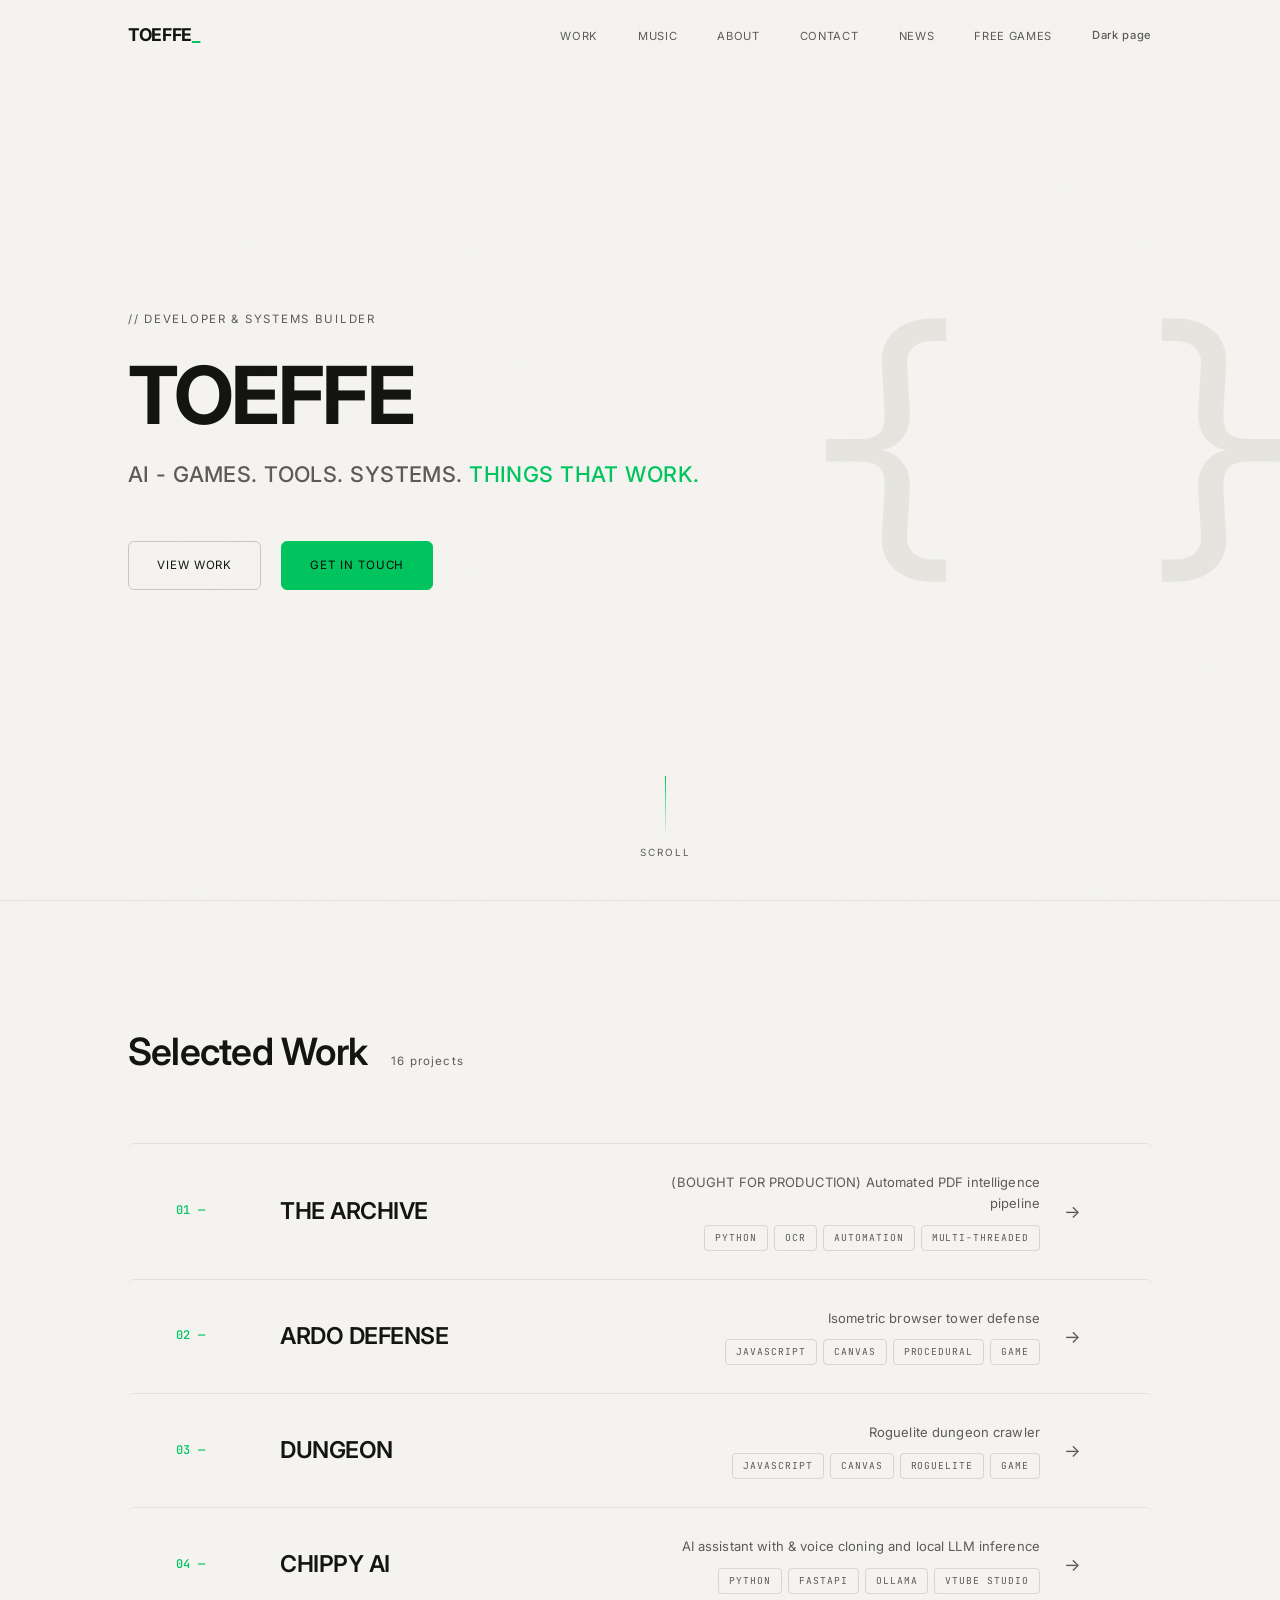
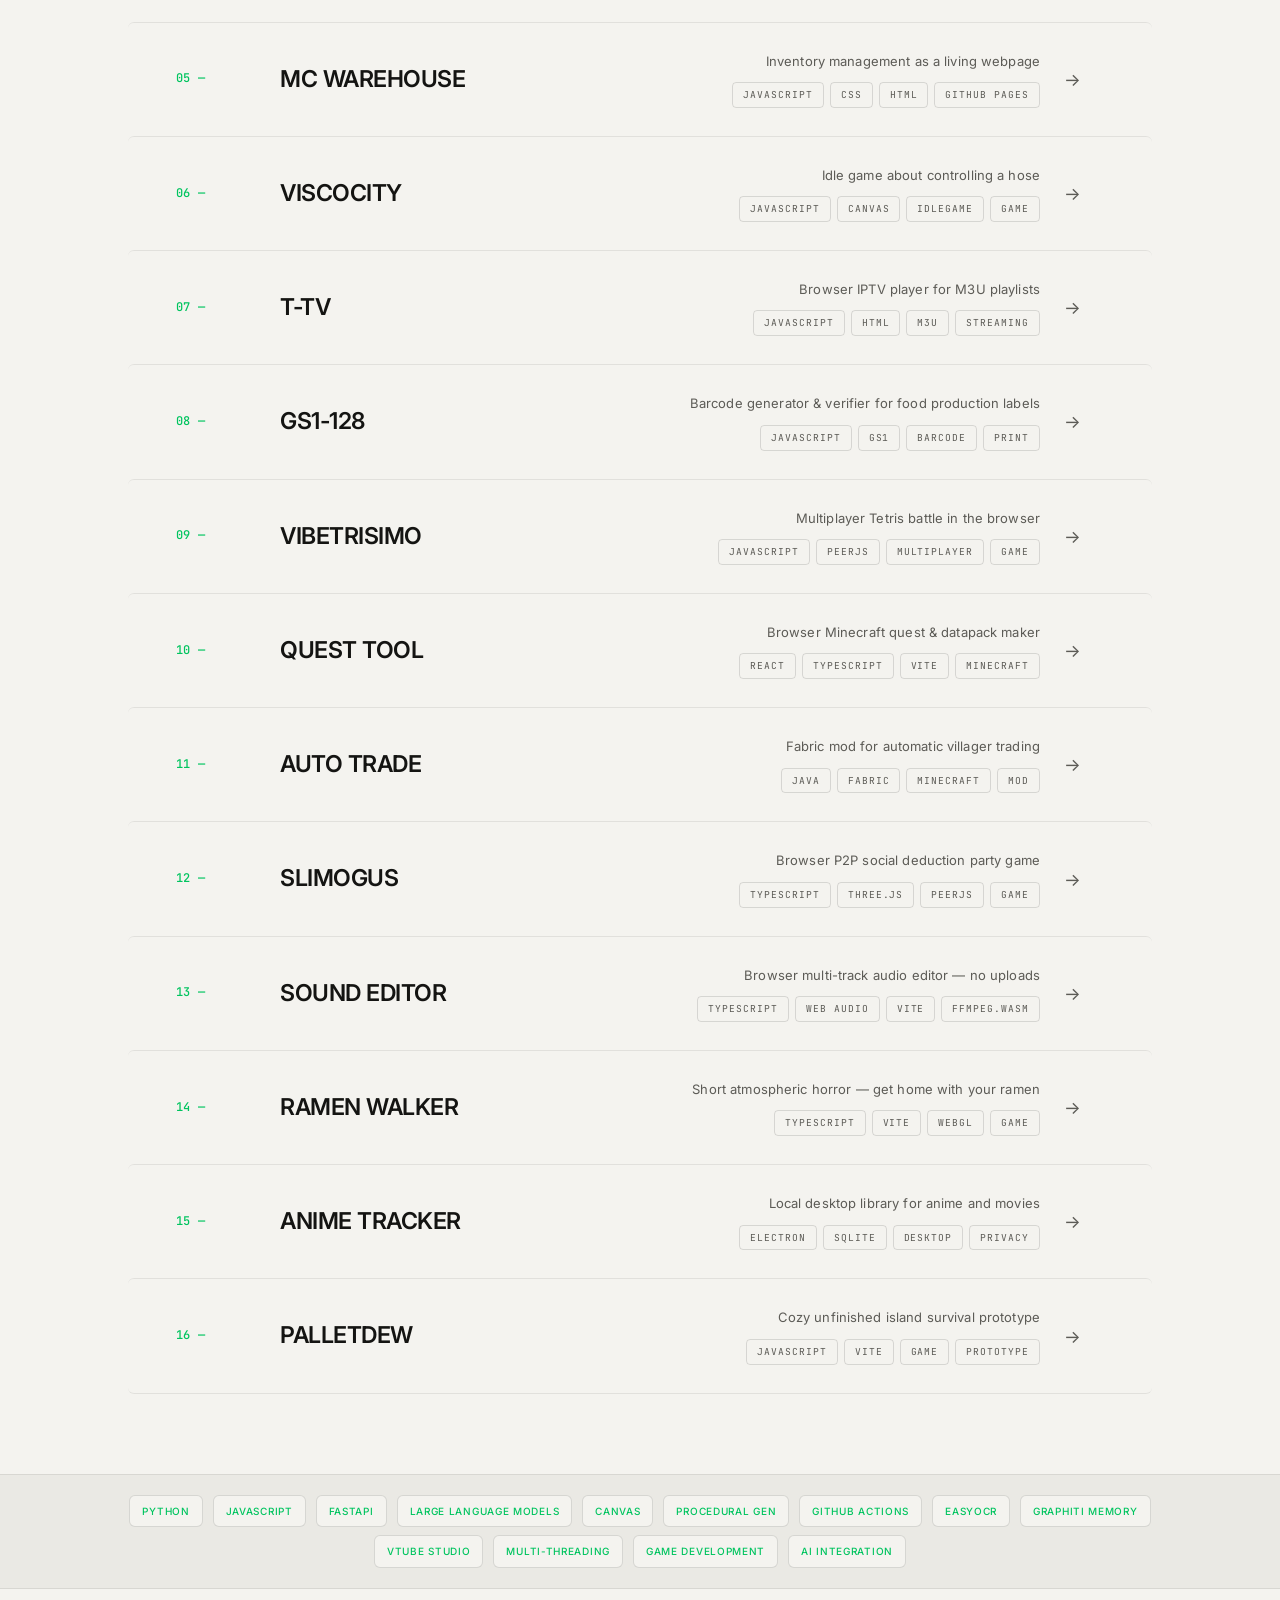
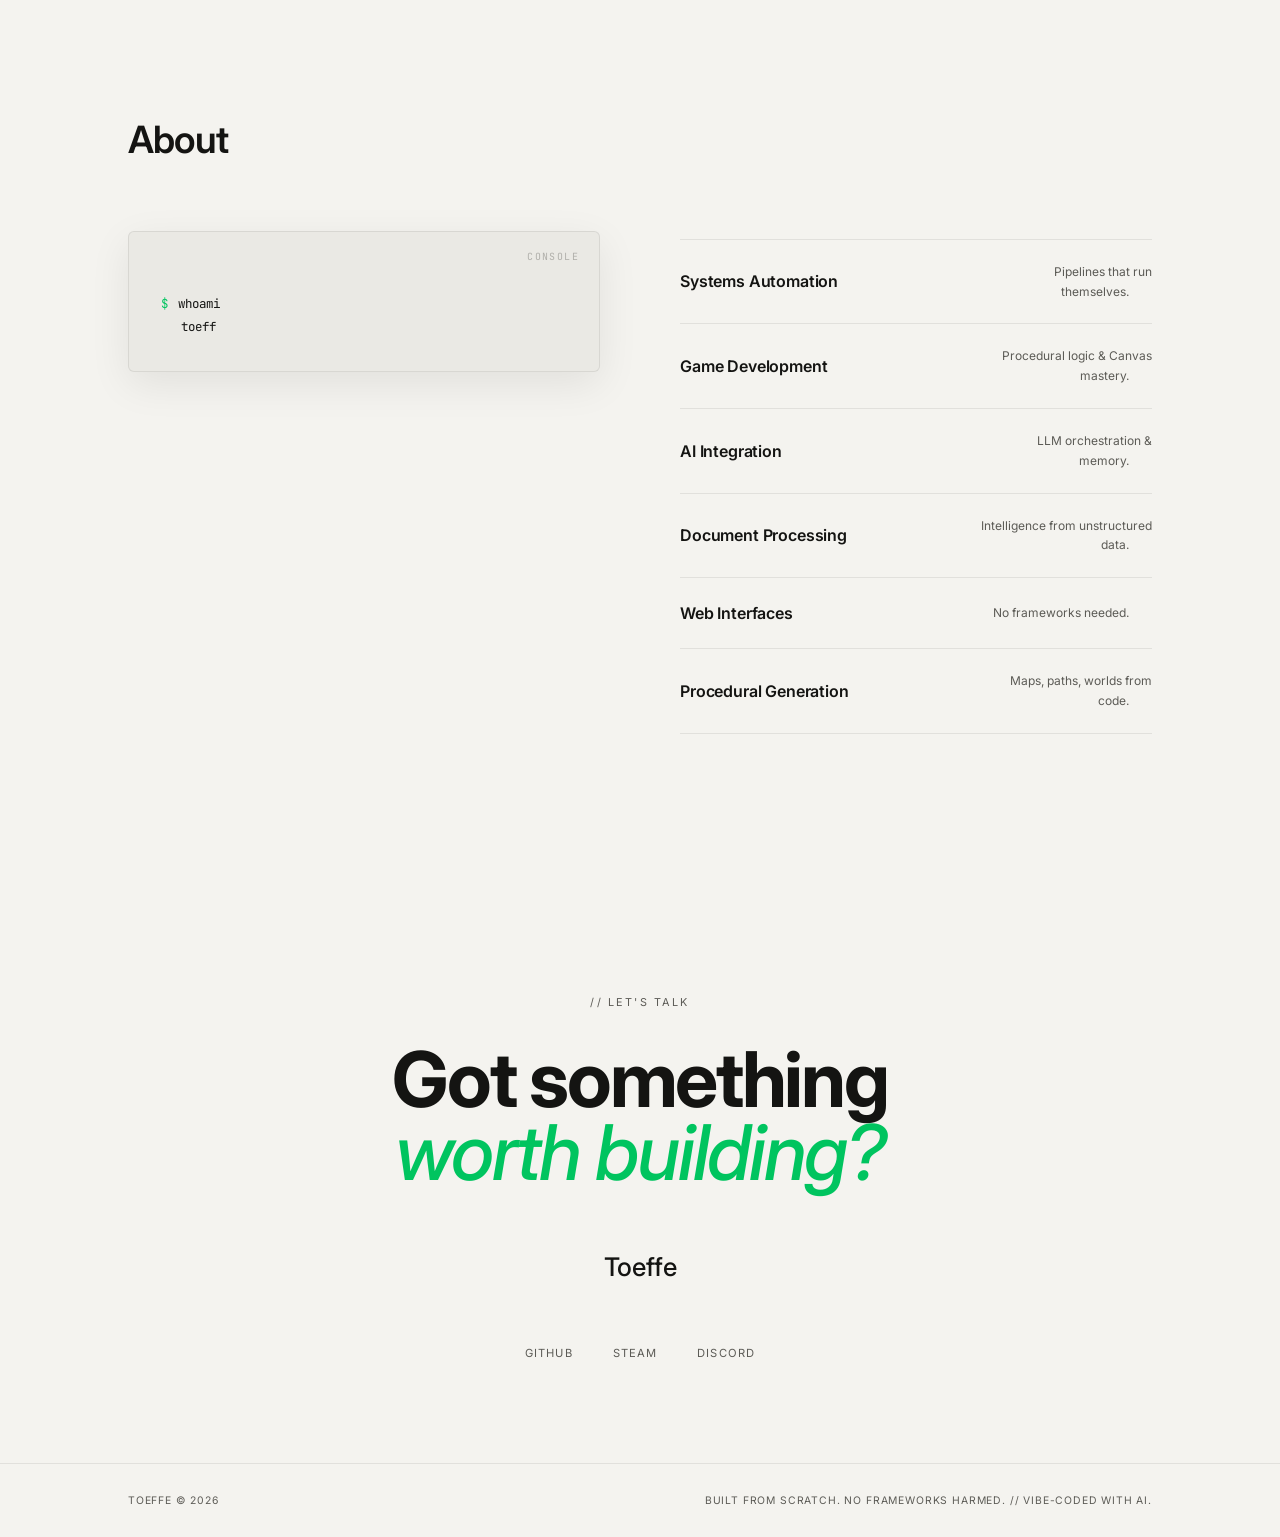
<file: index.html>
<!DOCTYPE html>
<html lang="en">
<head>
<meta charset="UTF-8">
<meta name="viewport" content="width=device-width, initial-scale=1.0">
<title>TOEFFE — Builder of Things</title>
<link rel="preconnect" href="https://fonts.googleapis.com">
<link rel="preconnect" href="https://fonts.gstatic.com" crossorigin>
<link href="https://fonts.googleapis.com/css2?family=Bebas+Neue&family=Inter:ital,wght@0,400;0,500;0,600;0,700;1,400&family=JetBrains+Mono:ital,wght@0,300;0,400;0,700;1,300&family=Syne:wght@400;700;800&display=swap" rel="stylesheet">
<script>
(function () {
  var k = 'toeffe-theme';
  var t;
  var params = new URLSearchParams(window.location.search);
  var urlT = params.get('theme');
  if (urlT === 'light' || urlT === 'dark') {
    t = urlT;
    try { localStorage.setItem(k, t); } catch (e) {}
    try {
      var u = new URL(window.location.href);
      u.searchParams.delete('theme');
      history.replaceState(null, '', u.pathname + u.search + u.hash);
    } catch (e2) {}
  } else {
    var s = null;
    try { s = localStorage.getItem(k); } catch (e) {}
    if (s === 'light' || s === 'dark') {
      t = s;
    } else {
      t = window.matchMedia('(prefers-color-scheme: light)').matches ? 'light' : 'dark';
    }
  }
  document.documentElement.dataset.theme = t;
  document.documentElement.style.colorScheme = t === 'light' ? 'light' : 'dark';
})();
</script>
<link rel="stylesheet" href="theme.css">

<style>
/* ─── RESET & ROOT ─── */
*, *::before, *::after { margin: 0; padding: 0; box-sizing: border-box; }

html { scroll-behavior: smooth; }

body {
  background: var(--bg);
  color: var(--text);
  font-family: 'JetBrains Mono', monospace;
  font-size: 14px;
  line-height: 1.8;
  overflow-x: hidden;
  cursor: none;
}

/* Override UA pointer on links/controls (same specificity as a:any-link) */
a:any-link,
button,
input,
textarea,
select,
summary,
[role="button"],
label[for] {
  cursor: none;
}

/* scrollbar hidden */
::-webkit-scrollbar { display: none; }
html { scrollbar-width: none; }

/* ─── GRAIN OVERLAY ─── */
body::before {
  content: '';
  position: fixed;
  inset: 0;
  background-image: url("data:image/svg+xml,%3Csvg viewBox='0 0 512 512' xmlns='http://www.w3.org/2000/svg'%3E%3Cfilter id='n'%3E%3CfeTurbulence type='fractalNoise' baseFrequency='0.75' numOctaves='4' stitchTiles='stitch'/%3E%3C/filter%3E%3Crect width='100%25' height='100%25' filter='url(%23n)' opacity='1'/%3E%3C/svg%3E");
  opacity: var(--grain-opacity);
  pointer-events: none;
  z-index: 9000;
}

/* ─── CUSTOM CURSOR ─── */
#cursor {
  position: fixed;
  width: 10px;
  height: 10px;
  background: var(--accent);
  border-radius: 50%;
  pointer-events: none;
  z-index: 9999;
  transform: translate(-50%, -50%);
  transition: width 0.2s, height 0.2s, background 0.2s, opacity 0.2s;
  mix-blend-mode: screen;
}
#cursor.big {
  width: 40px;
  height: 40px;
  background: var(--cursor-big-bg);
  border: 1px solid var(--accent);
}

/* ─── CURTAIN ─── */
#curtain {
  position: fixed;
  inset: 0;
  background: var(--curtain-bg);
  z-index: 8000;
  transform-origin: top;
  transition: transform 0.7s cubic-bezier(0.76, 0, 0.24, 1);
}
#curtain.lifted { transform: translateY(-100%); }

/* ─── NAV ─── */
nav {
  position: fixed;
  top: 0;
  left: 0;
  right: 0;
  z-index: 1000;
  display: flex;
  align-items: center;
  justify-content: space-between;
  padding: 24px 48px;
  transition: border-bottom 0.3s, background 0.3s;
}
nav.scrolled {
  border-bottom: 1px solid var(--rule);
  background: var(--nav-scrolled-bg);
  backdrop-filter: blur(12px);
}
.nav-logo {
  font-family: 'Syne', sans-serif;
  font-weight: 800;
  font-size: 1.1rem;
  letter-spacing: 0.05em;
  color: var(--text);
  text-decoration: none;
}
.nav-logo span {
  color: var(--accent);
  animation: blink 1.2s step-end infinite;
}
@keyframes blink { 0%,100%{opacity:1} 50%{opacity:0} }

.nav-links {
  display: flex;
  gap: 40px;
  list-style: none;
}
.nav-links a {
  font-family: 'JetBrains Mono', monospace;
  font-size: 0.72rem;
  letter-spacing: 0.12em;
  text-transform: uppercase;
  color: var(--muted);
  text-decoration: none;
  transition: color 0.3s;
  position: relative;
}
.nav-links a::before {
  content: '▸';
  color: var(--accent);
  position: absolute;
  left: -14px;
  opacity: 0;
  transition: opacity 0.3s;
}
.nav-links a:hover,
.nav-links a.active { color: var(--text); }
.nav-links a.active::before { opacity: 1; }

.nav-end {
  display: flex;
  align-items: center;
  gap: 40px;
}
.theme-toggle {
  font-family: 'JetBrains Mono', monospace;
  font-size: 0.72rem;
  letter-spacing: 0.12em;
  text-transform: uppercase;
  color: var(--muted);
  background: transparent;
  border: none;
  padding: 4px 0;
  transition: color 0.3s;
}
.theme-toggle:hover { color: var(--accent); }

/* ─── HERO ─── */
#hero {
  position: relative;
  height: 100vh;
  min-height: 600px;
  display: flex;
  align-items: center;
  overflow: hidden;
  padding: 0 48px;
}

/* large decorative glyph */
.hero-glyph {
  position: absolute;
  right: -2vw;
  top: 50%;
  transform: translateY(-50%);
  font-family: 'JetBrains Mono', monospace;
  font-size: 32vw;
  color: var(--hero-glyph);
  line-height: 1;
  pointer-events: none;
  user-select: none;
  transition: transform 0.1s linear;
  will-change: transform;
}

.hero-content {
  position: relative;
  z-index: 2;
}

.hero-label {
  font-size: 0.72rem;
  color: var(--muted);
  letter-spacing: 0.15em;
  text-transform: uppercase;
  margin-bottom: 24px;
  opacity: 0;
  transform: translateY(16px);
  animation: slideUp 0.6s 0.9s ease forwards;
}

.hero-name {
  font-family: 'Syne', sans-serif;
  font-weight: 800;
  font-size: clamp(2.8rem, 12vw, 16rem);
  line-height: 0.88;
  letter-spacing: -0.03em;
  color: var(--text);
  display: block;
  clip-path: inset(0 100% 0 0);
  animation: clipReveal 0.8s 1s cubic-bezier(0.76,0,0.24,1) forwards;
}

@keyframes clipReveal {
  to { clip-path: inset(0 0% 0 0); }
}

.hero-sub {
  font-family: 'Bebas Neue', sans-serif;
  font-size: clamp(1.2rem, 2.5vw, 2.8rem);
  letter-spacing: 0.12em;
  color: var(--muted);
  margin-top: 20px;
  opacity: 0;
  transform: translateY(16px);
  animation: slideUp 0.6s 1.5s ease forwards;
}

.hero-sub span { color: var(--accent); }

.hero-ctas {
  display: flex;
  gap: 20px;
  margin-top: 48px;
  opacity: 0;
  transform: translateY(16px);
  animation: slideUp 0.6s 1.8s ease forwards;
}

.btn-outline {
  font-family: 'JetBrains Mono', monospace;
  font-size: 0.72rem;
  letter-spacing: 0.12em;
  text-transform: uppercase;
  color: var(--text);
  border: 1px solid var(--outline-border);
  padding: 14px 28px;
  text-decoration: none;
  position: relative;
  overflow: hidden;
  transition: color 0.3s, border-color 0.3s;
}
.btn-outline::before {
  content: '';
  position: absolute;
  inset: 0;
  background: var(--accent);
  transform: translateX(-101%);
  transition: transform 0.35s cubic-bezier(0.76,0,0.24,1);
  z-index: -1;
}
.btn-outline:hover { color: var(--btn-on-accent); border-color: var(--accent); }
.btn-outline:hover::before { transform: translateX(0); }

.btn-filled {
  font-family: 'JetBrains Mono', monospace;
  font-size: 0.72rem;
  letter-spacing: 0.12em;
  text-transform: uppercase;
  color: var(--btn-on-accent);
  background: var(--accent);
  border: 1px solid var(--accent);
  padding: 14px 28px;
  text-decoration: none;
  transition: opacity 0.3s;
}
.btn-filled:hover { opacity: 0.8; }

/* Scroll indicator */
.scroll-indicator {
  position: absolute;
  bottom: 40px;
  left: 50%;
  transform: translateX(-50%);
  display: flex;
  flex-direction: column;
  align-items: center;
  gap: 8px;
  opacity: 0;
  animation: slideUp 0.6s 2.1s ease forwards;
}
.scroll-line {
  width: 1px;
  height: 60px;
  background: linear-gradient(to bottom, var(--accent), transparent);
  position: relative;
  overflow: hidden;
}
.scroll-dot {
  position: absolute;
  top: -6px;
  left: -2px;
  width: 5px;
  height: 5px;
  border-radius: 50%;
  background: var(--accent);
  animation: scrollDown 1.8s ease-in-out infinite;
}
@keyframes scrollDown {
  0% { top: -6px; opacity: 1; }
  80% { top: 60px; opacity: 0; }
  100% { top: -6px; opacity: 0; }
}
.scroll-label {
  font-size: 0.62rem;
  letter-spacing: 0.2em;
  color: var(--muted);
  text-transform: uppercase;
}

@keyframes slideUp {
  to { opacity: 1; transform: translateY(0); }
}

/* ─── SECTION SHARED ─── */
section { position: relative; }

.section-rule {
  height: 1px;
  background: var(--rule);
}

/* ─── WORK SECTION ─── */
#work { padding: 120px 0 80px; }

.section-header {
  padding: 0 48px;
  display: flex;
  align-items: baseline;
  gap: 24px;
  margin-bottom: 60px;
}
.section-label {
  font-family: 'Bebas Neue', sans-serif;
  font-size: clamp(2.5rem, 5vw, 4.5rem);
  letter-spacing: 0.06em;
  color: var(--text);
}
.section-count {
  font-size: 0.7rem;
  color: var(--muted);
  letter-spacing: 0.15em;
}

/* Project rows */
.work-row {
  display: grid;
  grid-template-columns: 80px 1fr auto 40px;
  align-items: center;
  gap: 24px;
  padding: 28px 48px;
  border-top: 1px solid var(--rule);
  cursor: none;
  position: relative;
  transition: background 0.35s;
  overflow: hidden;
  /* reset anchor styles */
  text-decoration: none;
  color: inherit;
}
.work-row:last-child { border-bottom: 1px solid var(--rule); }
.work-row:hover { background: var(--row-hover-bg); }

.work-num {
  font-family: 'Bebas Neue', sans-serif;
  font-size: 1rem;
  color: var(--accent);
  letter-spacing: 0.1em;
  white-space: nowrap;
}

.work-name {
  font-family: 'Syne', sans-serif;
  font-weight: 800;
  font-size: clamp(1.4rem, 3vw, 2.6rem);
  letter-spacing: -0.02em;
  color: var(--text);
  transition: color 0.3s;
  line-height: 1;
}
.work-row:hover .work-name { color: var(--accent); }

.work-desc {
  font-size: 0.72rem;
  color: var(--muted);
  letter-spacing: 0.05em;
  text-align: right;
}

.work-meta {
  display: flex;
  flex-direction: column;
  align-items: flex-end;
  gap: 10px;
  max-width: min(420px, 46vw);
}

.work-tags {
  display: flex;
  flex-wrap: wrap;
  gap: 6px;
  justify-content: flex-end;
}
.tag {
  font-size: 0.62rem;
  letter-spacing: 0.1em;
  text-transform: uppercase;
  padding: 4px 10px;
  border: 1px solid var(--tag-border);
  color: var(--muted);
  transition: border-color 0.3s, color 0.3s;
}
.work-row:hover .tag { border-color: var(--tag-hover-border); color: var(--text); }

.work-arrow {
  font-size: 1.1rem;
  color: var(--muted);
  transition: transform 0.3s, color 0.3s;
}
.work-row:hover .work-arrow { transform: translateX(6px); color: var(--accent); }

/* Preview card that follows cursor */
.preview-card {
  position: fixed;
  width: 320px;
  background: var(--preview-card-bg);
  border: 1px solid var(--rule);
  padding: 24px;
  pointer-events: none; /* never block clicks */
  z-index: 500;
  opacity: 0;
  transform: translateY(10px) scale(0.97);
  transition: opacity 0.25s, transform 0.25s;
  font-size: 0.75rem;
  line-height: 1.7;
}
.preview-card.visible {
  opacity: 1;
  transform: translateY(0) scale(1);
}

/* make rows behave as links */
.work-row {
  text-decoration: none;
  display: grid;
}
.preview-card-title {
  font-family: 'Bebas Neue', sans-serif;
  font-size: 1.1rem;
  letter-spacing: 0.1em;
  color: var(--accent);
  margin-bottom: 12px;
  display: block;
}
.preview-card ul {
  list-style: none;
  display: flex;
  flex-direction: column;
  gap: 6px;
}
.preview-card li {
  color: var(--text);
  padding-left: 0;
}
.preview-card-link {
  display: inline-block;
  margin-top: 16px;
  font-size: 0.65rem;
  letter-spacing: 0.15em;
  text-transform: uppercase;
  color: var(--accent);
  text-decoration: none;
  border-bottom: 1px solid transparent;
  transition: border-color 0.2s;
}

/* ─── ABOUT ─── */
#about { padding: 120px 48px; }

.about-grid {
  display: grid;
  grid-template-columns: 1fr 1fr;
  gap: 80px;
  align-items: start;
}

/* Terminal */
.terminal-box {
  background: var(--bg2);
  border: 1px solid var(--rule);
  padding: 32px;
  font-size: 0.78rem;
  line-height: 1.9;
  position: relative;
}
.terminal-box::before {
  content: '● ● ●';
  position: absolute;
  top: 14px;
  left: 18px;
  font-size: 0.55rem;
  letter-spacing: 6px;
  color: var(--muted);
  opacity: 0.5;
}
.terminal-inner { margin-top: 28px; }
.t-line { display: flex; gap: 10px; }
.t-prompt { color: var(--accent); }
.t-cmd { color: var(--text); }
.t-out { color: var(--muted); padding-left: 20px; }
.t-cursor {
  display: inline-block;
  width: 8px;
  height: 1em;
  background: var(--accent);
  vertical-align: text-bottom;
  animation: blink 1s step-end infinite;
}

/* Capabilities */
.capabilities-list { padding-top: 8px; }
.cap-row {
  padding: 22px 0;
  border-bottom: 1px solid var(--rule);
  display: flex;
  justify-content: space-between;
  align-items: center;
  transition: padding-left 0.3s;
}
.cap-row:first-child { border-top: 1px solid var(--rule); }
.cap-row:hover { padding-left: 8px; }
.cap-label {
  font-family: 'Syne', sans-serif;
  font-weight: 700;
  font-size: 1rem;
  letter-spacing: -0.01em;
}
.cap-desc {
  font-size: 0.68rem;
  color: var(--muted);
  max-width: 180px;
  text-align: right;
}
.cap-arrow {
  color: var(--accent);
  opacity: 0;
  margin-left: 12px;
  transition: opacity 0.3s, transform 0.3s;
}
.cap-row:hover .cap-arrow { opacity: 1; transform: translateX(4px); }

/* ─── MARQUEE ─── */
#marquee {
  border-top: 1px solid var(--rule);
  border-bottom: 1px solid var(--rule);
  padding: 18px 0;
  overflow: hidden;
  background: var(--bg2);
}
.marquee-track {
  display: flex;
  white-space: nowrap;
  animation: marqueeScroll 30s linear infinite;
}
.marquee-content {
  font-size: 0.68rem;
  letter-spacing: 0.2em;
  text-transform: uppercase;
  color: var(--accent);
  padding-right: 0;
  flex-shrink: 0;
}
@keyframes marqueeScroll {
  0% { transform: translateX(0); }
  100% { transform: translateX(-50%); }
}

/* ─── CONTACT ─── */
#contact {
  padding: 140px 48px 100px;
  text-align: center;
}
.contact-eyebrow {
  font-size: 0.68rem;
  letter-spacing: 0.2em;
  text-transform: uppercase;
  color: var(--muted);
  margin-bottom: 32px;
}
.contact-title {
  font-family: 'Syne', sans-serif;
  font-weight: 800;
  font-size: clamp(2.5rem, 6vw, 6rem);
  letter-spacing: -0.03em;
  line-height: 0.95;
  margin-bottom: 56px;
}
.contact-title em {
  font-style: italic;
  font-family: 'JetBrains Mono', monospace;
  font-weight: 300;
  color: var(--accent);
}
.email-link {
  display: inline-block;
  font-family: 'JetBrains Mono', monospace;
  font-size: clamp(1rem, 2.5vw, 1.6rem);
  color: var(--text);
  text-decoration: none;
  position: relative;
  margin-bottom: 48px;
}
.email-link::after {
  content: '';
  position: absolute;
  bottom: -2px;
  left: 0;
  width: 0;
  height: 1px;
  background: var(--accent);
  transition: width 0.4s cubic-bezier(0.76,0,0.24,1);
}
.email-link:hover::after { width: 100%; }

.social-links {
  display: flex;
  justify-content: center;
  gap: 40px;
  margin-top: 8px;
}
.social-links a {
  font-size: 0.68rem;
  letter-spacing: 0.15em;
  text-transform: uppercase;
  color: var(--muted);
  text-decoration: none;
  transition: color 0.3s;
}
.social-links a:hover { color: var(--text); }

/* ─── FOOTER ─── */
footer {
  border-top: 1px solid var(--rule);
  padding: 28px 48px;
  display: flex;
  justify-content: space-between;
  align-items: center;
  font-size: 0.65rem;
  letter-spacing: 0.1em;
  color: var(--muted);
  text-transform: uppercase;
}

/* ─── REVEAL ANIMATIONS ─── */
.reveal {
  opacity: 0;
  transform: translateY(36px);
  transition: opacity 0.8s ease, transform 0.8s ease;
}
.reveal.visible {
  opacity: 1;
  transform: translateY(0);
}

/* stagger children */
.reveal-stagger > * {
  opacity: 0;
  transform: translateY(28px);
  transition: opacity 0.7s ease, transform 0.7s ease;
}
.reveal-stagger.visible > * {
  opacity: 1;
  transform: none;
  transition-delay: 0.72s;
}
.reveal-stagger.visible > *:nth-child(1) { transition-delay: 0s; }
.reveal-stagger.visible > *:nth-child(2) { transition-delay: 0.08s; }
.reveal-stagger.visible > *:nth-child(3) { transition-delay: 0.16s; }
.reveal-stagger.visible > *:nth-child(4) { transition-delay: 0.24s; }
.reveal-stagger.visible > *:nth-child(5) { transition-delay: 0.32s; }
.reveal-stagger.visible > *:nth-child(6) { transition-delay: 0.48s; }
.reveal-stagger.visible > *:nth-child(7) { transition-delay: 0.56s; }
.reveal-stagger.visible > *:nth-child(8) { transition-delay: 0.64s; }
.reveal-stagger.visible > *:nth-child(9) { transition-delay: 0.72s; }
.reveal-stagger.visible > *:nth-child(10) { transition-delay: 0.80s; }
.reveal-stagger.visible > *:nth-child(11) { transition-delay: 0.88s; }
.reveal-stagger.visible > *:nth-child(12) { transition-delay: 0.96s; }
.reveal-stagger.visible > *:nth-child(13) { transition-delay: 1.04s; }
.reveal-stagger.visible > *:nth-child(14) { transition-delay: 1.12s; }
.reveal-stagger.visible > *:nth-child(15) { transition-delay: 1.20s; }
.reveal-stagger.visible > *:nth-child(16) { transition-delay: 1.28s; }

/* ─── RESPONSIVE ─── */
@media (max-width: 900px) {
  nav { padding: 20px 24px; }
  .nav-end { gap: 20px; }
  .nav-links { gap: 20px; }
  #hero { padding: 0 24px; }
  .hero-glyph { font-size: 55vw; }
  .work-row {
    grid-template-columns: 50px 1fr 40px;
    grid-template-rows: auto auto;
  }
  .work-meta { display: none; }
  .about-grid { grid-template-columns: 1fr; gap: 48px; }
  #about, #contact { padding: 80px 24px; }
  .work-row { padding: 22px 24px; }
  footer { flex-direction: column; gap: 8px; text-align: center; }
  .section-header { padding: 0 24px; }
}
</style>
<link rel="stylesheet" href="professional.css">
</head>
<body>

<!-- Cursor -->
<div id="cursor"></div>

<!-- Curtain -->
<div id="curtain"></div>

<!-- Preview card (shared, moved by JS) -->
<div class="preview-card" id="previewCard">
  <span class="preview-card-title" id="previewTitle"></span>
  <ul id="previewList"></ul>
  <a class="preview-card-link" id="previewGithub" href="#" target="_blank" rel="noopener" hidden>GitHub →</a>
</div>

<!-- ─── NAV ─── -->
<nav id="nav">
  <button type="button" class="nav-backdrop" id="navBackdrop" aria-label="Close menu" tabindex="-1"></button>
  <div class="layout-container nav-inner">
    <a href="#hero" class="nav-logo">TOEFFE<span>_</span></a>
    <button type="button" class="nav-menu-btn" id="navMenuBtn" aria-expanded="false" aria-controls="primaryNav" aria-label="Open menu">
      <span class="nav-menu-label nav-menu-label-open">Menu</span>
      <span class="nav-menu-label nav-menu-label-close">Close</span>
    </button>
    <div class="nav-end" id="primaryNav">
      <ul class="nav-links">
        <li><a href="#work" data-section="work">Work</a></li>
        <li><a href="music.html">Music</a></li>
        <li><a href="#about" data-section="about">About</a></li>
        <li><a href="#contact" data-section="contact">Contact</a></li>
        <li><a href="news.html">News</a></li>
        <li><a href="freegames.html">Free Games</a></li>
      </ul>
      <button type="button" class="theme-toggle" id="themeToggle" aria-label="Switch theme" aria-pressed="false"></button>
    </div>
  </div>
</nav>

<!-- ─── HERO ─── -->
<section id="hero">
  <div class="hero-glyph" id="heroGlyph">{ }</div>
  <div class="layout-container">
    <div class="hero-content">
      <p class="hero-label">// developer &amp; systems builder</p>
      <span class="hero-name">TOEFFE</span>
      <p class="hero-sub">AI - GAMES. TOOLS. SYSTEMS. <span>THINGS THAT WORK.</span></p>
      <div class="hero-ctas">
        <a href="#work" class="btn-outline">View Work</a>
        <a href="#contact" class="btn-filled">Get In Touch</a>
      </div>
    </div>
  </div>
  <div class="scroll-indicator">
    <div class="scroll-line"><div class="scroll-dot"></div></div>
    <span class="scroll-label">Scroll</span>
  </div>
</section>

<div class="section-rule"></div>

<!-- ─── WORK ─── -->
<section id="work">
  <div class="layout-container section-header reveal">
    <span class="section-label">Selected Work</span>
    <span class="section-count">16 projects</span>
  </div>

  <div class="layout-container reveal-stagger" id="workRows">

    <!-- 01 -->
    <a class="work-row" href="https://github.com/toeffe" target="_blank" rel="noopener"
      data-title="THE ARCHIVE"
      data-bullets="⚡Regex caching|🔤 Embedded EasyOCR — zero system deps|🌍 Native Scandinavian character support|🛡️ Production-ready with retry + health checks">
      <span class="work-num">01 —</span>
      <span class="work-name">THE ARCHIVE</span>
      <div class="work-meta">
        <span class="work-desc">(BOUGHT FOR PRODUCTION)    Automated PDF intelligence pipeline</span>
        <div class="work-tags">
          <span class="tag">Python</span>
          <span class="tag">OCR</span>
          <span class="tag">Automation</span>
          <span class="tag">Multi-threaded</span>
        </div>
      </div>
      <span class="work-arrow">→</span>
    </a>

    <!-- 02 -->
    <a class="work-row" href="https://tower.toeffe.uk/" target="_blank" rel="noopener"
      data-title="ARDO DEFENSE"
      data-bullets="🗺️ Procedurally generated maps|🏰 8 tower types unlocking by wave|👾 Flying, armored, regenerating, boss enemies|💰 Stronger foes drop more gold |🌍 Player ranking system">
      <span class="work-num">02 —</span>
      <span class="work-name">ARDO DEFENSE</span>
      <div class="work-meta">
        <span class="work-desc">Isometric browser tower defense</span>
        <div class="work-tags">
          <span class="tag">JavaScript</span>
          <span class="tag">Canvas</span>
          <span class="tag">Procedural</span>
          <span class="tag">Game</span>
        </div>
      </div>
      <span class="work-arrow">→</span>
    </a>

    <!-- 03 -->
    <a class="work-row" href="https://dungeon.toeffe.uk/" target="_blank" rel="noopener"
      data-title="DUNGEON"
      data-bullets="⚔️ Combat with dash mechanics|🌋 5 Different biomes|✨ Buffs and skills to help you survive |🎲 Random generated levels">
      <span class="work-num">03 —</span>
      <span class="work-name">DUNGEON</span>
      <div class="work-meta">
        <span class="work-desc">Roguelite dungeon crawler</span>
        <div class="work-tags">
          <span class="tag">JavaScript</span>
          <span class="tag">Canvas</span>
          <span class="tag">Roguelite</span>
          <span class="tag">Game</span>
        </div>
      </div>
      <span class="work-arrow">→</span>
    </a>

    <!-- 04 -->
    <a class="work-row" href="https://github.com/toeffe" target="_blank" rel="noopener"
      data-title="CHIPPY AI"
      data-bullets="🎙️ Real-time ASR + TTS in 23 languages|🧠 Graphiti 3-layer hybrid memory architecture |📦 Ollama for local LLM inference |🔊 Voice cloning from audio samples |🌐 Customizable personality |🗺️ Humanizing effects">
      <span class="work-num">04 —</span>
      <span class="work-name">CHIPPY AI</span>
      <div class="work-meta">
        <span class="work-desc">AI assistant with &amp; voice cloning and local LLM inference</span>
        <div class="work-tags">
          <span class="tag">Python</span>
          <span class="tag">FastAPI</span>
          <span class="tag">Ollama</span>
          <span class="tag">VTube Studio</span>
        </div>
      </div>
      <span class="work-arrow">→</span>
    </a>

    <!-- 05 -->
    <a class="work-row" href=" https://mcwarehouse.toeffe.uk/" target="_blank" rel="noopener"
      data-title="MINECRAFT WAREHOUSE"
      data-bullets="📦 Real CSV-driven item database|🔍 Live search & filter interface|🚀 Deployed via GitHub Actions|🌐 Fully static — no backend needed |🔗 Live player tracker">
      <span class="work-num">05 —</span>
      <span class="work-name">MC WAREHOUSE</span>
      <div class="work-meta">
        <span class="work-desc">Inventory management as a living webpage</span>
        <div class="work-tags">
          <span class="tag">JavaScript</span>
          <span class="tag">CSS</span>
          <span class="tag">HTML</span>
          <span class="tag">GitHub Pages</span>
        </div>
      </div>
      <span class="work-arrow">→</span>
    </a>

    <!-- 06 -->
    <a class="work-row" href="https://viscosity.toeffe.uk/" target="_blank" rel="noopener"
      data-title="VISCOCITY"
      data-bullets="🌐 A browser-based incremental |🔗 idle game about controlling a hose, spawning driplets |🚀 Prestige system |🌍 Player ranking system">
      <span class="work-num">06 —</span>
      <span class="work-name">VISCOCITY</span>
      <div class="work-meta">
        <span class="work-desc">Idle game about controlling a hose</span>
        <div class="work-tags">
          <span class="tag">JavaScript</span>
          <span class="tag">Canvas</span>
          <span class="tag">IdleGame</span>
          <span class="tag">Game</span>
        </div>
      </div>
      <span class="work-arrow">→</span>
    </a>

    <!-- 07 -->
    <a class="work-row" href="https://tv.toeffe.uk/" target="_blank" rel="noopener"
      data-title="T-TV"
      data-github="https://github.com/toeffe/IpTV"
      data-bullets="📺 M3U URL + paste import|⭐ Favorites &amp; broken-stream filter|▶️ Live HLS playback|🌓 Dark/light theme">
      <span class="work-num">07 —</span>
      <span class="work-name">T-TV</span>
      <div class="work-meta">
        <span class="work-desc">Browser IPTV player for M3U playlists</span>
        <div class="work-tags">
          <span class="tag">JavaScript</span>
          <span class="tag">HTML</span>
          <span class="tag">M3U</span>
          <span class="tag">Streaming</span>
        </div>
      </div>
      <span class="work-arrow">→</span>
    </a>

    <!-- 08 -->
    <a class="work-row" href="https://gs128.toeffe.uk/" target="_blank" rel="noopener"
      data-title="GS1-128"
      data-github="https://github.com/toeffe/GS1-128"
      data-bullets="🏷️ Up to 3 GS1-128 barcodes per label|📦 SSCC serial tracking|📷 Photo barcode scan|🖨️ Zebra print layouts">
      <span class="work-num">08 —</span>
      <span class="work-name">GS1-128</span>
      <div class="work-meta">
        <span class="work-desc">Barcode generator &amp; verifier for food production labels</span>
        <div class="work-tags">
          <span class="tag">JavaScript</span>
          <span class="tag">GS1</span>
          <span class="tag">Barcode</span>
          <span class="tag">Print</span>
        </div>
      </div>
      <span class="work-arrow">→</span>
    </a>

    <!-- 09 -->
    <a class="work-row" href="https://tetris.toeffe.uk/" target="_blank" rel="noopener"
      data-title="VIBETRISIMO"
      data-github="https://github.com/toeffe/tetris_game"
      data-bullets="🔗 Peer-to-peer battle — up to 8 players|⚔️ Garbage attacks &amp; optional relics|🧱 Hold, ghost &amp; 7-bag randomizer|📱 Touch pads + Danish &amp; English">
      <span class="work-num">09 —</span>
      <span class="work-name">VIBETRISIMO</span>
      <div class="work-meta">
        <span class="work-desc">Multiplayer Tetris battle in the browser</span>
        <div class="work-tags">
          <span class="tag">JavaScript</span>
          <span class="tag">PeerJS</span>
          <span class="tag">Multiplayer</span>
          <span class="tag">Game</span>
        </div>
      </div>
      <span class="work-arrow">→</span>
    </a>

    <!-- 10 -->
    <a class="work-row" href="https://quest.toeffe.uk/" target="_blank" rel="noopener"
      data-title="QUEST TOOL"
      data-github="https://github.com/toeffe/Quest-Tool"
      data-bullets="📜 Quest authoring &amp; chains|🗺️ Story Flow visual graph|📦 One-click datapack ZIP export|⚔️ Jobs &amp; passive skills|🌐 Danish &amp; English UI">
      <span class="work-num">10 —</span>
      <span class="work-name">QUEST TOOL</span>
      <div class="work-meta">
        <span class="work-desc">Browser Minecraft quest &amp; datapack maker</span>
        <div class="work-tags">
          <span class="tag">React</span>
          <span class="tag">TypeScript</span>
          <span class="tag">Vite</span>
          <span class="tag">Minecraft</span>
        </div>
      </div>
      <span class="work-arrow">→</span>
    </a>

    <!-- 11 -->
    <a class="work-row" href="https://github.com/toeffe/auto-trade" target="_blank" rel="noopener"
      data-title="AUTO TRADE"
      data-github="https://github.com/toeffe/auto-trade"
      data-bullets="⌨️ Press V to cycle trade modes|🛒 Sell &amp; buy item pools|🔁 Sell, buy, or both modes|👤 Proximity trade without GUI">
      <span class="work-num">11 —</span>
      <span class="work-name">AUTO TRADE</span>
      <div class="work-meta">
        <span class="work-desc">Fabric mod for automatic villager trading</span>
        <div class="work-tags">
          <span class="tag">Java</span>
          <span class="tag">Fabric</span>
          <span class="tag">Minecraft</span>
          <span class="tag">Mod</span>
        </div>
      </div>
      <span class="work-arrow">→</span>
    </a>

    <!-- 12 -->
    <a class="work-row" href="https://slimogus.toeffe.uk/" target="_blank" rel="noopener"
      data-title="SLIMOGUS"
      data-github="https://github.com/toeffe/SliMogus"
      data-bullets="🔗 Peer-to-peer room codes|🕵️ Tasks, sabotages &amp; meetings|🧊 Deterministic lockstep sim|🎮 First-person Three.js world">
      <span class="work-num">12 —</span>
      <span class="work-name">SLIMOGUS</span>
      <div class="work-meta">
        <span class="work-desc">Browser P2P social deduction party game</span>
        <div class="work-tags">
          <span class="tag">TypeScript</span>
          <span class="tag">Three.js</span>
          <span class="tag">PeerJS</span>
          <span class="tag">Game</span>
        </div>
      </div>
      <span class="work-arrow">→</span>
    </a>

    <!-- 13 -->
    <a class="work-row" href="https://audio.toeffe.uk/" target="_blank" rel="noopener"
      data-title="SOUND EDITOR"
      data-github="https://github.com/toeffe/SoundEditor"
      data-bullets="🎚️ Multi-track timeline — mix, trim, split|🎙️ Mic record per track|🎛️ EQ, compressor &amp; FX chain|💾 Autosave + .toff projects &amp; export">
      <span class="work-num">13 —</span>
      <span class="work-name">SOUND EDITOR</span>
      <div class="work-meta">
        <span class="work-desc">Browser multi-track audio editor — no uploads</span>
        <div class="work-tags">
          <span class="tag">TypeScript</span>
          <span class="tag">Web Audio</span>
          <span class="tag">Vite</span>
          <span class="tag">ffmpeg.wasm</span>
        </div>
      </div>
      <span class="work-arrow">→</span>
    </a>

    <!-- 14 -->
    <a class="work-row" href="https://scary.toeffe.uk/" target="_blank" rel="noopener"
      data-title="RAMEN WALKER"
      data-github="https://github.com/toeffe/Ramen-Walker"
      data-bullets="🍜 Balance the bowl while walking home|👥 Co-op: walker + waiter tray roles|🔗 Peer-to-peer room codes|🌑 Atmospheric short horror">
      <span class="work-num">14 —</span>
      <span class="work-name">RAMEN WALKER</span>
      <div class="work-meta">
        <span class="work-desc">Short atmospheric horror — get home with your ramen</span>
        <div class="work-tags">
          <span class="tag">TypeScript</span>
          <span class="tag">Vite</span>
          <span class="tag">WebGL</span>
          <span class="tag">Game</span>
        </div>
      </div>
      <span class="work-arrow">→</span>
    </a>

    <!-- 15 -->
    <a class="work-row" href="https://github.com/toeffe/anime-tracker" target="_blank" rel="noopener"
      data-title="ANIME TRACKER"
      data-github="https://github.com/toeffe/anime-tracker"
      data-bullets="📚 Local anime &amp; movie library — no accounts|🔍 Search AniList, MAL &amp; Wikidata|⭐ Season/episode tracking + ratings|💿 Portable Windows .exe with local SQLite">
      <span class="work-num">15 —</span>
      <span class="work-name">ANIME TRACKER</span>
      <div class="work-meta">
        <span class="work-desc">Local desktop library for anime and movies</span>
        <div class="work-tags">
          <span class="tag">Electron</span>
          <span class="tag">SQLite</span>
          <span class="tag">Desktop</span>
          <span class="tag">Privacy</span>
        </div>
      </div>
      <span class="work-arrow">→</span>
    </a>

    <!-- 16 -->
    <a class="work-row" href="https://island.toeffe.uk/" target="_blank" rel="noopener"
      data-title="PALLETDEW"
      data-github="https://github.com/toeffe/PalletDew"
      data-bullets="🏝️ Cozy island survival prototype|🔨 Craft, harvest &amp; power cables|🌅 Day/night seasons &amp; weather|💾 Save &amp; grow your island">
      <span class="work-num">16 —</span>
      <span class="work-name">PALLETDEW</span>
      <div class="work-meta">
        <span class="work-desc">Cozy unfinished island survival prototype</span>
        <div class="work-tags">
          <span class="tag">JavaScript</span>
          <span class="tag">Vite</span>
          <span class="tag">Game</span>
          <span class="tag">Prototype</span>
        </div>
      </div>
      <span class="work-arrow">→</span>
    </a>
  </div>
</section>

<!-- ─── SKILLS ─── -->
<div class="skill-band" aria-label="Technologies and skills">
  <div class="layout-container skill-band-inner">
    <span class="skill-pill">Python</span>
    <span class="skill-pill">JavaScript</span>
    <span class="skill-pill">FastAPI</span>
    <span class="skill-pill">Large Language Models</span>
    <span class="skill-pill">Canvas</span>
    <span class="skill-pill">Procedural Gen</span>
    <span class="skill-pill">GitHub Actions</span>
    <span class="skill-pill">EasyOCR </span>
    <span class="skill-pill">Graphiti Memory</span>
    <span class="skill-pill">VTube Studio</span>
    <span class="skill-pill">Multi-threading</span>
    <span class="skill-pill">Game Development</span>
    <span class="skill-pill">AI Integration</span>
  </div>
</div>

<!-- ─── ABOUT ─── -->
<section id="about">
  <div class="layout-container section-header reveal">
    <span class="section-label">About</span>
  </div>
  <div class="layout-container about-grid">

    <!-- Terminal -->
    <div class="terminal-box reveal" id="terminalBox">
      <div class="terminal-inner" id="terminalInner">
        <!-- typed in by JS -->
      </div>
    </div>

    <!-- Capabilities -->
    <div class="capabilities-list reveal-stagger" id="capList">
      <div class="cap-row">
        <span class="cap-label">Systems Automation</span>
        <span class="cap-desc">Pipelines that run themselves.<span class="cap-arrow">→</span></span>
      </div>
      <div class="cap-row">
        <span class="cap-label">Game Development</span>
        <span class="cap-desc">Procedural logic &amp; Canvas mastery.<span class="cap-arrow">→</span></span>
      </div>
      <div class="cap-row">
        <span class="cap-label">AI Integration</span>
        <span class="cap-desc">LLM orchestration &amp; memory.<span class="cap-arrow">→</span></span>
      </div>
      <div class="cap-row">
        <span class="cap-label">Document Processing</span>
        <span class="cap-desc">Intelligence from unstructured data.<span class="cap-arrow">→</span></span>
      </div>
      <div class="cap-row">
        <span class="cap-label">Web Interfaces</span>
        <span class="cap-desc">No frameworks needed.<span class="cap-arrow">→</span></span>
      </div>
      <div class="cap-row">
        <span class="cap-label">Procedural Generation</span>
        <span class="cap-desc">Maps, paths, worlds from code.<span class="cap-arrow">→</span></span>
      </div>
    </div>

  </div>
</section>

<!-- ─── CONTACT ─── -->
<section id="contact">
  <div class="layout-container">
    <p class="contact-eyebrow reveal">// let's talk</p>
    <h2 class="contact-title reveal">Got something<br><em>worth building?</em></h2>
    <div class="reveal">
      <a href="" class="email-link">Toeffe</a>
      <!-- uncomment if needed -->
      <!-- <a href="mailto:Emil@toeffe.uk" class="email-link">Toeffe</a> -->
    </div>
    <div class="social-links reveal">
      <a href="https://github.com/toeffe" target="_blank" rel="noopener">GitHub</a>
      <a href="https://steamcommunity.com/id/toeffe/" target="_blank" rel="noopener">Steam</a>
      <a href="https://discord.com/users/110068729903095808" target="_blank" rel="noopener">Discord</a>
    </div>
  </div>
</section>

<!-- ─── FOOTER ─── -->
<footer>
  <div class="layout-container footer-inner">
    <span>TOEFFE © 2026</span>
    <span>Built from scratch. No frameworks harmed. <span style="color:var(--muted)">// vibe-coded with AI.</span></span>
  </div>
</footer>

<script>
// ─── CURTAIN LIFT ───
window.addEventListener('load', () => {
  setTimeout(() => {
    document.getElementById('curtain').classList.add('lifted');
  }, 150);
});

// ─── CUSTOM CURSOR (optional; hidden via professional.css) ───
const cursor = document.getElementById('cursor');
let mx = 0, my = 0, cx = 0, cy = 0;

function lerp(a, b, t) { return a + (b - a) * t; }

if (cursor) {
  document.addEventListener('mousemove', e => {
    mx = e.clientX;
    my = e.clientY;
  });
  (function animCursor() {
    cx = mx;
    cy = my;
    cursor.style.left = cx + 'px';
    cursor.style.top  = cy + 'px';
    requestAnimationFrame(animCursor);
  })();
  document.querySelectorAll('a, button, .work-row, .cap-row').forEach(el => {
    el.addEventListener('mouseenter', () => cursor.classList.add('big'));
    el.addEventListener('mouseleave', () => cursor.classList.remove('big'));
  });
}

// ─── HERO GLYPH PARALLAX (damped; off when reduced motion) ───
const glyph = document.getElementById('heroGlyph');
const reduceMotion = window.matchMedia('(prefers-reduced-motion: reduce)').matches;
if (glyph && !reduceMotion) {
  let gx = 0, gy = 0, tgx = 0, tgy = 0;
  document.addEventListener('mousemove', e => {
    tgx = (window.innerWidth / 2 - e.clientX) / 72;
    tgy = (window.innerHeight / 2 - e.clientY) / 72;
  });
  (function animGlyph() {
    gx = lerp(gx, tgx, 0.05);
    gy = lerp(gy, tgy, 0.05);
    glyph.style.transform = `translateY(calc(-50% + ${gy}px)) translateX(${gx}px)`;
    requestAnimationFrame(animGlyph);
  })();
}

// ─── NAV SCROLL + ACTIVE SECTION ───
const nav = document.getElementById('nav');
const navLinks = document.querySelectorAll('.nav-links a');
const sections = ['work', 'about', 'contact'].map(id => document.getElementById(id));

window.addEventListener('scroll', () => {
  nav.classList.toggle('scrolled', window.scrollY > 60);

  let current = '';
  sections.forEach(sec => {
    if (sec && window.scrollY >= sec.offsetTop - 200) current = sec.id;
  });
  navLinks.forEach(a => {
    a.classList.toggle('active', a.dataset.section === current);
  });
}, { passive: true });

// ─── MOBILE NAV (hamburger + drawer) ───
(function () {
  const rootNav = document.getElementById('nav');
  const menuBtn = document.getElementById('navMenuBtn');
  const backdrop = document.getElementById('navBackdrop');
  const panel = document.getElementById('primaryNav');
  if (!rootNav || !menuBtn || !panel) return;

  const mqMobile = window.matchMedia('(max-width: 768px)');

  function setNavOpen(open) {
    rootNav.classList.toggle('nav-open', open);
    document.body.classList.toggle('nav-open', open);
    menuBtn.setAttribute('aria-expanded', String(open));
    menuBtn.setAttribute('aria-label', open ? 'Close menu' : 'Open menu');
    if (backdrop) backdrop.tabIndex = open ? 0 : -1;
  }

  function closeNav() {
    setNavOpen(false);
  }

  menuBtn.addEventListener('click', function (e) {
    e.stopPropagation();
    if (!mqMobile.matches) return;
    setNavOpen(!rootNav.classList.contains('nav-open'));
  });

  if (backdrop) {
    backdrop.addEventListener('click', closeNav);
  }

  panel.addEventListener('click', function (e) {
    const link = e.target.closest('.nav-links a');
    if (link && mqMobile.matches) closeNav();
  });

  window.addEventListener('resize', function () {
    if (!mqMobile.matches) closeNav();
  });

  document.addEventListener('keydown', function (e) {
    if (e.key === 'Escape') closeNav();
  });
})();

// ─── INTERSECTION OBSERVER (reveals) ───
const revealObs = new IntersectionObserver((entries) => {
  entries.forEach(entry => {
    if (entry.isIntersecting) {
      entry.target.classList.add('visible');
      if (entry.target.id === 'terminalBox' && !terminalStarted) startTerminal();
    }
  });
}, { threshold: 0.15 });

document.querySelectorAll('.reveal, .reveal-stagger').forEach(el => revealObs.observe(el));

// ─── WORK ROW PREVIEW CARD ───
const previewCard = document.getElementById('previewCard');
const previewTitle = document.getElementById('previewTitle');
const previewList  = document.getElementById('previewList');
const previewGithub = document.getElementById('previewGithub');

let cardX = 0, cardY = 0, targetCardX = 0, targetCardY = 0;

if (previewCard && previewTitle && previewList) {
  document.querySelectorAll('.work-row').forEach(row => {
    row.addEventListener('mouseenter', () => {
      previewTitle.textContent = row.dataset.title;
      previewList.innerHTML = row.dataset.bullets.split('|')
        .map(b => `<li>${b}</li>`).join('');
      if (previewGithub) {
        const gh = row.dataset.github;
        if (gh) {
          previewGithub.href = gh;
          previewGithub.hidden = false;
        } else {
          previewGithub.hidden = true;
        }
      }
      previewCard.classList.add('visible');
    });
    row.addEventListener('mouseleave', () => {
      previewCard.classList.remove('visible');
      if (previewGithub) previewGithub.hidden = true;
    });
  });

  document.addEventListener('mousemove', e => {
    targetCardX = e.clientX + 30;
    targetCardY = e.clientY - 60;
  });

  (function animCard() {
    cardX = lerp(cardX, targetCardX, 0.12);
    cardY = lerp(cardY, targetCardY, 0.12);
    previewCard.style.left = cardX + 'px';
    previewCard.style.top  = cardY + 'px';
    const rect = previewCard.getBoundingClientRect();
    if (rect.right > window.innerWidth - 20) {
      previewCard.style.left = (cardX - rect.width - 60) + 'px';
    }
    requestAnimationFrame(animCard);
  })();
}

// ─── TERMINAL TYPING ───
let terminalStarted = false;
const termLines = [
  { type: 'cmd',  text: '$ whoami' },
  { type: 'out',  text: 'toeffe' },
  { type: 'blank' },
  { type: 'cmd',  text: '$ ls ./skills' },
  { type: 'out',  text: 'python  javascript  game-dev' },
  { type: 'out',  text: 'ai-systems  automation' },
  { type: 'blank' },
  { type: 'cmd',  text: '$ cat ./bio.txt' },
  { type: 'out',  text: 'Builder of things that solve actual problems.' },
  { type: 'out',  text: 'I write code that runs in production,' },
  { type: 'out',  text: 'games that people actually play,' },
  { type: 'out',  text: 'and tools that make tedious work disappear.' },
  { type: 'blank' },
  { type: 'out',  text: 'Currently: making computers do more work' },
  { type: 'out',  text: 'so I don\'t have to.' },
  { type: 'cursor' },
];

function startTerminal() {
  terminalStarted = true;
  const container = document.getElementById('terminalInner');
  let li = 0, ci = 0;
  let currentEl = null;

  function next() {
    if (li >= termLines.length) return;
    const line = termLines[li];

    if (line.type === 'blank') {
      container.appendChild(document.createElement('br'));
      li++; setTimeout(next, 120); return;
    }
    if (line.type === 'cursor') {
      const d = document.createElement('div');
      d.className = 't-line';
      d.innerHTML = '<span class="t-prompt">$</span> <span class="t-cursor"></span>';
      container.appendChild(d);
      return;
    }

    if (ci === 0) {
      currentEl = document.createElement('div');
      currentEl.className = 't-line';
      if (line.type === 'out') currentEl.classList.add('t-out');
      container.appendChild(currentEl);
      if (line.type === 'cmd') {
        const prompt = document.createElement('span');
        prompt.className = 't-prompt';
        prompt.textContent = '$ ';
        currentEl.appendChild(prompt);
      }
    }

    const text = line.type === 'cmd'
      ? line.text.slice(2) // skip "$ "
      : line.text;

    if (ci < text.length) {
      const span = currentEl.querySelector('.t-text') || (() => {
        const s = document.createElement('span');
        s.className = 't-cmd t-text';
        currentEl.appendChild(s);
        return s;
      })();
      span.textContent += text[ci];
      ci++;
      setTimeout(next, line.type === 'cmd' ? 45 : 22);
    } else {
      li++; ci = 0;
      setTimeout(next, line.type === 'cmd' ? 350 : 60);
    }
  }
  next();
}
</script>
<script src="theme.js"></script>
</body>
</html>
</file>
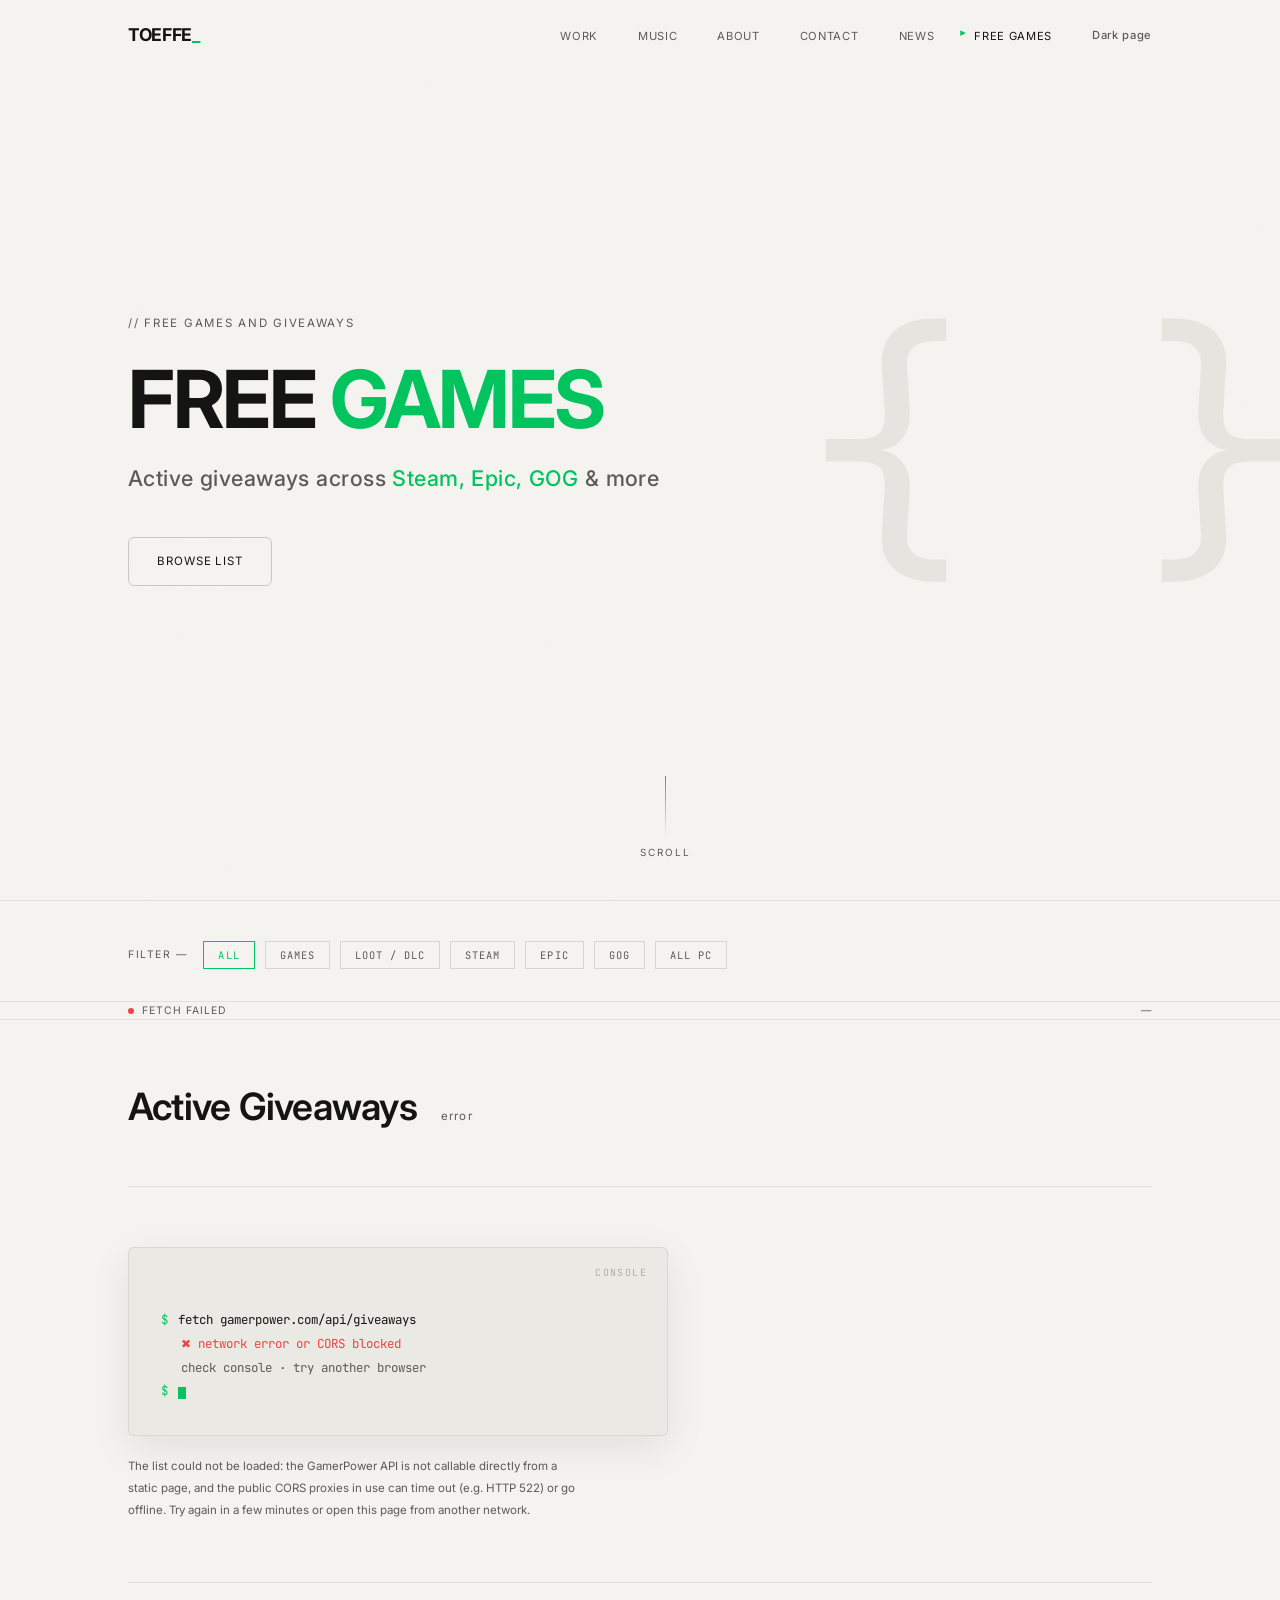
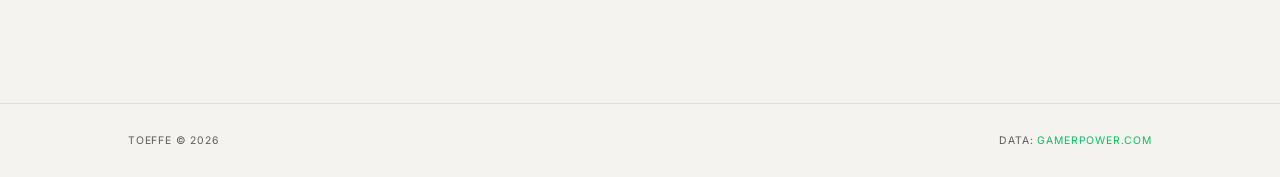
<file: freegames.html>
<!DOCTYPE html>
<html lang="en">
<head>
<meta charset="UTF-8">
<meta name="viewport" content="width=device-width, initial-scale=1.0">
<title>TOEFFE — Free Games</title>
<link rel="preconnect" href="https://fonts.googleapis.com">
<link rel="preconnect" href="https://fonts.gstatic.com" crossorigin>
<link href="https://fonts.googleapis.com/css2?family=Bebas+Neue&family=Inter:ital,wght@0,400;0,500;0,600;0,700;1,400&family=JetBrains+Mono:ital,wght@0,300;0,400;0,700;1,300&family=Syne:wght@400;700;800&display=swap" rel="stylesheet">
<script>
(function () {
  var k = 'toeffe-theme';
  var t;
  var params = new URLSearchParams(window.location.search);
  var urlT = params.get('theme');
  if (urlT === 'light' || urlT === 'dark') {
    t = urlT;
    try { localStorage.setItem(k, t); } catch (e) {}
    try {
      var u = new URL(window.location.href);
      u.searchParams.delete('theme');
      history.replaceState(null, '', u.pathname + u.search + u.hash);
    } catch (e2) {}
  } else {
    var s = null;
    try { s = localStorage.getItem(k); } catch (e) {}
    if (s === 'light' || s === 'dark') {
      t = s;
    } else {
      t = window.matchMedia('(prefers-color-scheme: light)').matches ? 'light' : 'dark';
    }
  }
  document.documentElement.dataset.theme = t;
  document.documentElement.style.colorScheme = t === 'light' ? 'light' : 'dark';
})();
</script>
<link rel="stylesheet" href="theme.css">
<style>
*,*::before,*::after{margin:0;padding:0;box-sizing:border-box}
html{scroll-behavior:smooth}
body{background:var(--bg);color:var(--text);font-family:'JetBrains Mono',monospace;font-size:14px;line-height:1.8;overflow-x:hidden;cursor:none}
a:any-link,button,input,textarea,select,summary,[role="button"],label[for]{cursor:none}
::-webkit-scrollbar{display:none}html{scrollbar-width:none}

body::before{content:'';position:fixed;inset:0;background-image:url("data:image/svg+xml,%3Csvg viewBox='0 0 512 512' xmlns='http://www.w3.org/2000/svg'%3E%3Cfilter id='n'%3E%3CfeTurbulence type='fractalNoise' baseFrequency='0.75' numOctaves='4' stitchTiles='stitch'/%3E%3C/filter%3E%3Crect width='100%25' height='100%25' filter='url(%23n)' opacity='1'/%3E%3C/svg%3E");opacity:var(--grain-opacity);pointer-events:none;z-index:9000}

#cursor{position:fixed;width:10px;height:10px;background:var(--accent);border-radius:50%;pointer-events:none;z-index:9999;transform:translate(-50%,-50%);transition:width .2s,height .2s,background .2s;mix-blend-mode:screen}
#cursor.big{width:40px;height:40px;background:var(--cursor-big-bg);border:1px solid var(--accent)}

#curtain{position:fixed;inset:0;background:var(--curtain-bg);z-index:8000;transform-origin:top;transition:transform .7s cubic-bezier(.76,0,.24,1)}
#curtain.lifted{transform:translateY(-100%)}

/* NAV */
nav{position:fixed;top:0;left:0;right:0;z-index:1000;display:flex;align-items:center;justify-content:space-between;padding:24px 48px;transition:border-bottom .3s,background .3s}
nav.scrolled{border-bottom:1px solid var(--rule);background:var(--nav-scrolled-bg);backdrop-filter:blur(12px)}
.nav-logo{font-family:'Syne',sans-serif;font-weight:800;font-size:1.1rem;letter-spacing:.05em;color:var(--text);text-decoration:none}
.nav-logo span{color:var(--accent);animation:blink 1.2s step-end infinite}
@keyframes blink{0%,100%{opacity:1}50%{opacity:0}}
.nav-links{display:flex;gap:40px;list-style:none}
.nav-links a{font-family:'JetBrains Mono',monospace;font-size:.72rem;letter-spacing:.12em;text-transform:uppercase;color:var(--muted);text-decoration:none;transition:color .3s;position:relative}
.nav-links a::before{content:'▸';color:var(--accent);position:absolute;left:-14px;opacity:0;transition:opacity .3s}
.nav-links a:hover,.nav-links a.active{color:var(--text)}
.nav-links a.active::before{opacity:1}
.nav-end{display:flex;align-items:center;gap:40px}

/* HERO */
#hero{position:relative;height:100vh;min-height:560px;display:flex;align-items:center;overflow:hidden;padding:0 48px}
.hero-glyph{position:absolute;right:-2vw;top:50%;transform:translateY(-50%);font-family:'JetBrains Mono',monospace;font-size:28vw;color:var(--hero-glyph);line-height:1;pointer-events:none;user-select:none;transition:transform .1s linear;will-change:transform}
.hero-content{position:relative;z-index:2}
.hero-label{font-size:.72rem;color:var(--muted);letter-spacing:.15em;text-transform:uppercase;margin-bottom:24px;opacity:0;transform:translateY(16px);animation:slideUp .6s .9s ease forwards}
.hero-name{font-family:'Syne',sans-serif;font-weight:800;font-size:clamp(2.2rem,9vw,7rem);line-height:.95;letter-spacing:-.03em;color:var(--text);display:block;clip-path:inset(0 100% 0 0);animation:clipReveal .8s 1s cubic-bezier(.76,0,.24,1) forwards}
.hero-name .hero-accent{color:var(--accent)}
@keyframes clipReveal{to{clip-path:inset(0 0% 0 0)}}
.hero-sub{font-family:'Bebas Neue',sans-serif;font-size:clamp(1.1rem,2.2vw,2.2rem);letter-spacing:.12em;color:var(--muted);margin-top:20px;max-width:42ch;opacity:0;transform:translateY(16px);animation:slideUp .6s 1.5s ease forwards}
.hero-sub span{color:var(--accent)}
.hero-ctas{display:flex;flex-wrap:wrap;gap:20px;margin-top:40px;opacity:0;transform:translateY(16px);animation:slideUp .6s 1.8s ease forwards}
.btn-outline{font-family:'JetBrains Mono',monospace;font-size:.72rem;letter-spacing:.12em;text-transform:uppercase;color:var(--text);border:1px solid var(--outline-border);padding:14px 28px;text-decoration:none;position:relative;overflow:hidden;transition:color .3s,border-color .3s}
.btn-outline::before{content:'';position:absolute;inset:0;background:var(--accent);transform:translateX(-101%);transition:transform .35s cubic-bezier(.76,0,.24,1);z-index:-1}
.btn-outline:hover{color:var(--btn-on-accent);border-color:var(--accent)}
.btn-outline:hover::before{transform:translateX(0)}
.scroll-indicator{position:absolute;bottom:40px;left:50%;transform:translateX(-50%);display:flex;flex-direction:column;align-items:center;gap:8px;opacity:0;animation:slideUp .6s 2.1s ease forwards}
.scroll-line{width:1px;height:60px;background:linear-gradient(to bottom,var(--accent),transparent);position:relative;overflow:hidden}
.scroll-dot{position:absolute;top:-6px;left:-2px;width:5px;height:5px;border-radius:50%;background:var(--accent);animation:scrollDown 1.8s ease-in-out infinite}
@keyframes scrollDown{0%{top:-6px;opacity:1}80%{top:60px;opacity:0}100%{top:-6px;opacity:0}}
.scroll-label{font-size:.62rem;letter-spacing:.2em;color:var(--muted);text-transform:uppercase}
@keyframes slideUp{to{opacity:1;transform:translateY(0)}}

section{position:relative}
.section-rule{height:1px;background:var(--rule)}

/* FILTERS */
#filters{padding:40px 0 32px;display:flex;gap:10px;flex-wrap:wrap;align-items:center}
.filter-label{font-size:.65rem;letter-spacing:.15em;text-transform:uppercase;color:var(--muted);margin-right:6px}
.filter-btn{font-family:'JetBrains Mono',monospace;font-size:.65rem;letter-spacing:.1em;text-transform:uppercase;color:var(--muted);background:transparent;border:1px solid var(--tag-border);padding:6px 14px;transition:all .25s}
.filter-btn:hover{border-color:var(--accent);color:var(--text)}
.filter-btn.active{border-color:var(--accent);color:var(--accent)}

/* STATUS */
.status-dot{display:inline-block;width:6px;height:6px;border-radius:50%;background:var(--accent);margin-right:8px;animation:pulse 2s ease-in-out infinite}
.status-dot.err{background:#ef4444;animation:none}
@keyframes pulse{0%,100%{opacity:1}50%{opacity:.3}}

/* SECTION */
#games-section{padding:0}
.section-header{display:flex;align-items:baseline;gap:24px;padding:0;margin-bottom:48px;margin-top:56px}
.section-label{font-family:'Bebas Neue',sans-serif;font-size:clamp(2rem,4vw,3.5rem);letter-spacing:.06em;color:var(--text)}
.section-count{font-size:.7rem;color:var(--muted);letter-spacing:.15em}

/* GAME ROWS */
.game-row{display:grid;grid-template-columns:80px 1fr auto 40px;align-items:center;gap:24px;padding:28px 0;border-top:1px solid var(--rule);text-decoration:none;color:inherit;position:relative;transition:background .35s;overflow:hidden}
.game-row:last-child{border-bottom:1px solid var(--rule)}
.game-row:hover{background:var(--row-hover-bg)}
.game-num{font-family:'Bebas Neue',sans-serif;font-size:1rem;color:var(--accent);letter-spacing:.1em;white-space:nowrap}
.game-name{font-family:'Syne',sans-serif;font-weight:800;font-size:clamp(1.1rem,2.2vw,2rem);letter-spacing:-.02em;color:var(--text);transition:color .3s;line-height:1.1}
.game-row:hover .game-name{color:var(--accent)}
.game-meta{display:flex;flex-direction:column;align-items:flex-end;gap:8px;max-width:min(360px,42vw)}
.game-platform{font-size:.68rem;color:var(--muted);letter-spacing:.08em;text-transform:uppercase}
.game-worth{font-size:.65rem;color:var(--accent);letter-spacing:.08em}
.game-end{font-size:.65rem;letter-spacing:.06em}
.game-end.soon{color:#f59e0b}
.game-end.ok{color:var(--muted)}
.game-end.perm{color:var(--accent)}
.game-tags{display:flex;flex-wrap:wrap;gap:5px;justify-content:flex-end}
.tag{font-size:.6rem;letter-spacing:.1em;text-transform:uppercase;padding:3px 9px;border:1px solid var(--tag-border);color:var(--muted);transition:border-color .3s,color .3s}
.game-row:hover .tag{border-color:var(--tag-hover-border);color:var(--text)}
.game-arrow{font-size:1.1rem;color:var(--muted);transition:transform .3s,color .3s}
.game-row:hover .game-arrow{transform:translateX(6px);color:var(--accent)}

/* SKELETON */
.skel-row{display:grid;grid-template-columns:80px 1fr auto 40px;align-items:center;gap:24px;padding-block:28px;border-top:1px solid var(--rule)}
.skel{height:1em;background:var(--rule);border-radius:2px;animation:shimmer 1.4s ease-in-out infinite}
@keyframes shimmer{0%{opacity:.35}50%{opacity:.8}100%{opacity:.35}}
.skel-n{width:40px}.skel-t{width:55%;height:1.6em}.skel-m{width:110px}

/* STATE BOXES */
.state-box{border-top:1px solid var(--rule);border-bottom:1px solid var(--rule);padding:60px 0;display:none;flex-direction:column;gap:20px}
.state-box.visible{display:flex}
.terminal-box{background:var(--bg2);border:1px solid var(--rule);padding:32px;font-size:.78rem;line-height:1.9;position:relative;max-width:540px}
.terminal-box::before{content:'● ● ●';position:absolute;top:14px;left:18px;font-size:.55rem;letter-spacing:6px;color:var(--muted);opacity:.5}
.terminal-inner{margin-top:28px}
.t-line{display:flex;gap:10px}
.t-p{color:var(--accent)}.t-c{color:var(--text)}.t-o{color:var(--muted);padding-left:20px}.t-e{color:#ef4444;padding-left:20px}
.t-cur{display:inline-block;width:8px;height:1em;background:var(--accent);vertical-align:text-bottom;animation:blink 1s step-end infinite}

/* FOOTER */
footer{border-top:1px solid var(--rule);padding:28px 48px;display:flex;justify-content:space-between;align-items:center;font-size:.65rem;letter-spacing:.1em;color:var(--muted);text-transform:uppercase}
footer a{color:var(--accent);text-decoration:none}

/* REVEAL */
.reveal{opacity:0;transform:translateY(36px);transition:opacity .8s ease,transform .8s ease}
.reveal.visible{opacity:1;transform:translateY(0)}

/* RESPONSIVE */
@media(max-width:900px){
  nav{padding:20px 24px}.nav-end{gap:20px}.nav-links{gap:20px}
  #hero{padding:0 24px;min-height:480px}
  .hero-glyph{font-size:50vw}
  #filters{padding:32px 0 24px}
  .section-header{margin-top:40px;margin-bottom:36px}
  .game-row{grid-template-columns:50px 1fr 40px}
  .game-meta{display:none}
  .skel-row{grid-template-columns:50px 1fr 40px}
  .skel-m{display:none}
  footer{flex-direction:column;gap:8px;text-align:center;padding:28px 24px}
}
</style>
<link rel="stylesheet" href="professional.css">
</head>
<body>

<div id="cursor"></div>
<div id="curtain"></div>

<nav id="nav">
  <button type="button" class="nav-backdrop" id="navBackdrop" aria-label="Close menu" tabindex="-1"></button>
  <div class="layout-container nav-inner">
    <a href="index.html#hero" class="nav-logo">TOEFFE<span>_</span></a>
    <button type="button" class="nav-menu-btn" id="navMenuBtn" aria-expanded="false" aria-controls="primaryNav" aria-label="Open menu">
      <span class="nav-menu-label nav-menu-label-open">Menu</span>
      <span class="nav-menu-label nav-menu-label-close">Close</span>
    </button>
    <div class="nav-end" id="primaryNav">
      <ul class="nav-links">
        <li><a href="index.html#work">Work</a></li>
        <li><a href="music.html">Music</a></li>
        <li><a href="index.html#about">About</a></li>
        <li><a href="index.html#contact">Contact</a></li>
        <li><a href="news.html">News</a></li>
        <li><a href="freegames.html" class="active">Free Games</a></li>
      </ul>
      <button type="button" class="theme-toggle" id="themeToggle" aria-label="Switch theme" aria-pressed="false"></button>
    </div>
  </div>
</nav>

<section id="hero">
  <div class="hero-glyph" id="heroGlyph">{ }</div>
  <div class="layout-container">
    <div class="hero-content">
      <p class="hero-label">// Free Games and Giveaways</p>
      <span class="hero-name">FREE <span class="hero-accent">GAMES</span></span>
      <p class="hero-sub">Active giveaways across <span>Steam, Epic, GOG</span> &amp; more</p>
      <div class="hero-ctas">
        <a href="#games-section" class="btn-outline">Browse list</a>
      </div>
    </div>
  </div>
  <div class="scroll-indicator">
    <div class="scroll-line"><div class="scroll-dot"></div></div>
    <span class="scroll-label">Scroll</span>
  </div>
</section>

<div class="section-rule"></div>

<div class="layout-container">
  <div id="filters">
    <span class="filter-label">Filter —</span>
    <button type="button" class="filter-btn active" data-type="" data-platform="">All</button>
    <button type="button" class="filter-btn" data-type="game" data-platform="">Games</button>
    <button type="button" class="filter-btn" data-type="loot" data-platform="">Loot / DLC</button>
    <button type="button" class="filter-btn" data-type="" data-platform="steam">Steam</button>
    <button type="button" class="filter-btn" data-type="" data-platform="epic-games-store">Epic</button>
    <button type="button" class="filter-btn" data-type="" data-platform="gog">GOG</button>
    <button type="button" class="filter-btn" data-type="" data-platform="pc">All PC</button>
  </div>
</div>

<div class="status-strip">
  <div class="layout-container">
    <div id="status-bar" class="status-bar-inner">
      <span><span class="status-dot" id="dot"></span><span id="status-txt">Fetching giveaways…</span></span>
      <span id="last-upd">—</span>
    </div>
  </div>
</div>

<section id="games-section">
  <div class="layout-container section-header reveal">
    <span class="section-label">Active Giveaways</span>
    <span class="section-count" id="count">—</span>
  </div>

  <div class="layout-container">
  <div id="skeleton">
    <div class="skel-row"><div class="skel skel-n"></div><div class="skel skel-t"></div><div class="skel skel-m"></div><div class="skel skel-n"></div></div>
    <div class="skel-row"><div class="skel skel-n"></div><div class="skel skel-t"></div><div class="skel skel-m"></div><div class="skel skel-n"></div></div>
    <div class="skel-row"><div class="skel skel-n"></div><div class="skel skel-t"></div><div class="skel skel-m"></div><div class="skel skel-n"></div></div>
    <div class="skel-row"><div class="skel skel-n"></div><div class="skel skel-t"></div><div class="skel skel-m"></div><div class="skel skel-n"></div></div>
    <div class="skel-row"><div class="skel skel-n"></div><div class="skel skel-t"></div><div class="skel skel-m"></div><div class="skel skel-n"></div></div>
  </div>

  <div id="game-list"></div>

  <div id="err-box" class="state-box">
    <div class="terminal-box">
      <div class="terminal-inner">
        <div class="t-line"><span class="t-p">$</span><span class="t-c">fetch gamerpower.com/api/giveaways</span></div>
        <div class="t-line"><span class="t-e">✖ network error or CORS blocked</span></div>
        <div class="t-line"><span class="t-o">check console · try another browser</span></div>
        <div class="t-line"><span class="t-p">$</span><span class="t-c"><span class="t-cur"></span></span></div>
      </div>
    </div>
    <p style="font-size:.72rem;color:var(--muted);max-width:460px;line-height:1.9">
      The list could not be loaded: the GamerPower API is not callable directly from a
      static page, and the public CORS proxies in use can time out (e.g. HTTP 522) or
      go offline. Try again in a few minutes or open this page from another network.
    </p>
  </div>

  <div id="empty-box" class="state-box">
    <div class="terminal-box">
      <div class="terminal-inner">
        <div class="t-line"><span class="t-p">$</span><span class="t-c">giveaways --filter active</span></div>
        <div class="t-line"><span class="t-o">0 results for this filter</span></div>
        <div class="t-line"><span class="t-p">$</span><span class="t-c"><span class="t-cur"></span></span></div>
      </div>
    </div>
  </div>
  </div>
</section>

<footer>
  <div class="layout-container footer-inner">
    <span>TOEFFE © 2026</span>
    <span>Data: <a href="https://gamerpower.com" target="_blank" rel="noopener">GamerPower.com</a></span>
  </div>
</footer>

<script>
/* ── cursor ── */
const cur = document.getElementById('cursor');
let mx = 0, my = 0, cx = 0, cy = 0;
function lerp(a, b, t) { return a + (b - a) * t; }
if (cur) {
  document.addEventListener('mousemove', e => { mx = e.clientX; my = e.clientY; });
  (function animCursor() {
    cx = mx;
    cy = my;
    cur.style.left = cx + 'px';
    cur.style.top = cy + 'px';
    requestAnimationFrame(animCursor);
  })();
}
function addCursorHover(els) {
  if (!cur) return;
  els.forEach(el => {
    el.addEventListener('mouseenter', () => cur.classList.add('big'));
    el.addEventListener('mouseleave', () => cur.classList.remove('big'));
  });
}
addCursorHover(document.querySelectorAll('a,button,.game-row'));

/* ── curtain ── */
window.addEventListener('load', () => setTimeout(() => document.getElementById('curtain').classList.add('lifted'), 150));

/* ── hero glyph ── */
const glyph = document.getElementById('heroGlyph');
const reduceMotion = window.matchMedia('(prefers-reduced-motion: reduce)').matches;
if (glyph && !reduceMotion) {
  let gx = 0, gy = 0, tgx = 0, tgy = 0;
  document.addEventListener('mousemove', e => {
    tgx = (window.innerWidth / 2 - e.clientX) / 72;
    tgy = (window.innerHeight / 2 - e.clientY) / 72;
  });
  (function animGlyph() {
    gx = lerp(gx, tgx, 0.05);
    gy = lerp(gy, tgy, 0.05);
    glyph.style.transform = `translateY(calc(-50% + ${gy}px)) translateX(${gx}px)`;
    requestAnimationFrame(animGlyph);
  })();
}

/* ── nav scroll + mobile menu ── */
const navEl = document.getElementById('nav');
window.addEventListener('scroll', () => navEl.classList.toggle('scrolled', window.scrollY > 60), { passive: true });

(function () {
  const rootNav = document.getElementById('nav');
  const menuBtn = document.getElementById('navMenuBtn');
  const backdrop = document.getElementById('navBackdrop');
  const panel = document.getElementById('primaryNav');
  if (!rootNav || !menuBtn || !panel) return;

  const mqMobile = window.matchMedia('(max-width: 768px)');

  function setNavOpen(open) {
    rootNav.classList.toggle('nav-open', open);
    document.body.classList.toggle('nav-open', open);
    menuBtn.setAttribute('aria-expanded', String(open));
    menuBtn.setAttribute('aria-label', open ? 'Close menu' : 'Open menu');
    if (backdrop) backdrop.tabIndex = open ? 0 : -1;
  }

  function closeNav() {
    setNavOpen(false);
  }

  menuBtn.addEventListener('click', function (e) {
    e.stopPropagation();
    if (!mqMobile.matches) return;
    setNavOpen(!rootNav.classList.contains('nav-open'));
  });

  if (backdrop) backdrop.addEventListener('click', closeNav);

  panel.addEventListener('click', function (e) {
    const link = e.target.closest('.nav-links a');
    if (link && mqMobile.matches) closeNav();
  });

  window.addEventListener('resize', function () {
    if (!mqMobile.matches) closeNav();
  });

  document.addEventListener('keydown', function (e) {
    if (e.key === 'Escape') closeNav();
  });
})();

/* ── reveal ── */
const obs = new IntersectionObserver(es => es.forEach(e => e.isIntersecting && e.target.classList.add('visible')), { threshold: .1 });
document.querySelectorAll('.reveal').forEach(el => obs.observe(el));

/* ── helpers ── */
const PLATFORM_MAP = {
  'Steam':'Steam','Epic Games Store':'Epic','GOG':'GOG','Itch.io':'itch.io',
  'Ubisoft':'Ubisoft','Battle.net':'Battle.net','Origin / EA app':'EA',
  'Xbox 360':'Xbox 360','PS4':'PS4','PS5':'PS5','Xbox One':'Xbox One',
  'Xbox Series X/S':'Xbox Series','Android':'Android','iOS':'iOS',
  'Nintendo Switch':'Switch','DRM-Free':'DRM-Free','PC':'PC'
};

function expiry(dateStr) {
  if (!dateStr || dateStr === 'N/A') return { label:'Permanent', cls:'perm' };
  const diff = new Date(dateStr) - Date.now();
  if (diff <= 0) return null;
  const h = Math.floor(diff / 3600000), d = Math.floor(h / 24);
  if (d === 0) return { label:`Ends in ${h}h`, cls:'soon' };
  if (d <= 2)  return { label:`Ends in ${d}d`, cls:'soon' };
  return { label:`Until ${new Date(dateStr).toLocaleDateString('en-GB',{day:'numeric',month:'short'})}`, cls:'ok' };
}

/* ── state ── */
let games = [], activeFilt = { type:'', platform:'' };

const PROXY_TIMEOUT_MS = 14000;

/* GamerPower API is not CORS-enabled; try public proxies in order (they fail often). */
async function fetchGiveawaysJson(apiUrl) {
  const enc = encodeURIComponent(apiUrl);
  const chain = [
    { id: 'codetabs', url: 'https://api.codetabs.com/v1/proxy/?quest=' + enc, parse: 'json' },
    { id: 'corsproxy', url: 'https://corsproxy.io/?' + enc, parse: 'json' },
    { id: 'allorigins-raw', url: 'https://api.allorigins.win/raw?url=' + enc, parse: 'json' },
    {
      id: 'allorigins-get',
      url: 'https://api.allorigins.win/get?url=' + enc,
      parse: 'allorigins',
    },
  ];

  let lastErr;
  for (const hop of chain) {
    const ctrl = new AbortController();
    const timer = setTimeout(() => ctrl.abort(), PROXY_TIMEOUT_MS);
    try {
      const res = await fetch(hop.url, { signal: ctrl.signal });
      clearTimeout(timer);
      if (!res.ok) throw new Error(hop.id + ' HTTP ' + res.status);
      let data;
      if (hop.parse === 'allorigins') {
        const wrapper = await res.json();
        if (wrapper == null || typeof wrapper.contents !== 'string') {
          throw new Error(hop.id + ': bad envelope');
        }
        data = JSON.parse(wrapper.contents);
      } else {
        data = await res.json();
      }
      if (!Array.isArray(data)) throw new Error(hop.id + ': response not a JSON array');
      return data;
    } catch (e) {
      clearTimeout(timer);
      lastErr = e;
      console.warn('[freegames]', hop.id, e.message || e);
    }
  }
  throw lastErr || new Error('all proxies failed');
}

/* ── fetch ── */
async function load() {
  const dot = document.getElementById('dot');
  const stxt = document.getElementById('status-txt');
  dot.className = 'status-dot'; stxt.textContent = 'Fetching…';

  let apiUrl = 'https://www.gamerpower.com/api/giveaways';
  const p = [];
  if (activeFilt.type)     p.push('type='     + activeFilt.type);
  if (activeFilt.platform) p.push('platform=' + activeFilt.platform);
  if (p.length) apiUrl += '?' + p.join('&');

  try {
    games = await fetchGiveawaysJson(apiUrl);
    stxt.textContent = 'Live · gamerpower.com';
    document.getElementById('last-upd').textContent =
      'Updated ' + new Date().toLocaleTimeString('en-GB', { hour:'2-digit', minute:'2-digit' });
  } catch (e) {
    console.error(e);
    dot.className = 'status-dot err';
    stxt.textContent = 'Fetch failed';
    games = null;
  }

  document.getElementById('skeleton').style.display = 'none';
  render();
}

/* ── render ── */
function render() {
  const list  = document.getElementById('game-list');
  const err   = document.getElementById('err-box');
  const empty = document.getElementById('empty-box');
  const cnt   = document.getElementById('count');

  err.classList.remove('visible');
  empty.classList.remove('visible');
  list.innerHTML = '';

  if (games === null) { err.classList.add('visible'); cnt.textContent = 'error'; return; }
  if (games.length === 0) { empty.classList.add('visible'); cnt.textContent = '0 giveaways'; return; }

  cnt.textContent = games.length + ' giveaway' + (games.length !== 1 ? 's' : '');

  list.innerHTML = games.map((g, i) => {
    const exp = expiry(g.end_date);
    if (!exp) return '';
    const platform = PLATFORM_MAP[g.platforms] || PLATFORM_MAP[g.platform] || g.platforms || g.platform || '';
    const type = (g.type || 'game');
    const worth = g.worth && g.worth !== 'N/A' ? g.worth : null;
    const num = String(i + 1).padStart(2, '0');
    const href = g.open_giveaway_url || g.giveaway_url || '#';

    return `<a class="game-row" href="${href}" target="_blank" rel="noopener noreferrer">
      <span class="game-num">${num} —</span>
      <span class="game-name">${g.title}</span>
      <div class="game-meta">
        <span class="game-platform">${platform}</span>
        ${worth ? `<span class="game-worth">Worth ${worth}</span>` : ''}
        <span class="game-end ${exp.cls}">${exp.label}</span>
        <div class="game-tags">
          <span class="tag">${type}</span>
          ${platform ? `<span class="tag">${platform}</span>` : ''}
        </div>
      </div>
      <span class="game-arrow">→</span>
    </a>`;
  }).filter(Boolean).join('');

  addCursorHover(document.querySelectorAll('.game-row'));
}

/* ── filters ── */
document.querySelectorAll('.filter-btn').forEach(btn => {
  btn.addEventListener('click', () => {
    document.querySelectorAll('.filter-btn').forEach(b => b.classList.remove('active'));
    btn.classList.add('active');
    activeFilt = { type: btn.dataset.type, platform: btn.dataset.platform };
    document.getElementById('skeleton').style.display = '';
    list_clear();
    load();
  });
});
function list_clear() {
  document.getElementById('game-list').innerHTML = '';
  document.getElementById('err-box').classList.remove('visible');
  document.getElementById('empty-box').classList.remove('visible');
  games = [];
}

/* ── boot ── */
load();
</script>
<script src="theme.js"></script>
</body>
</html>
</file>
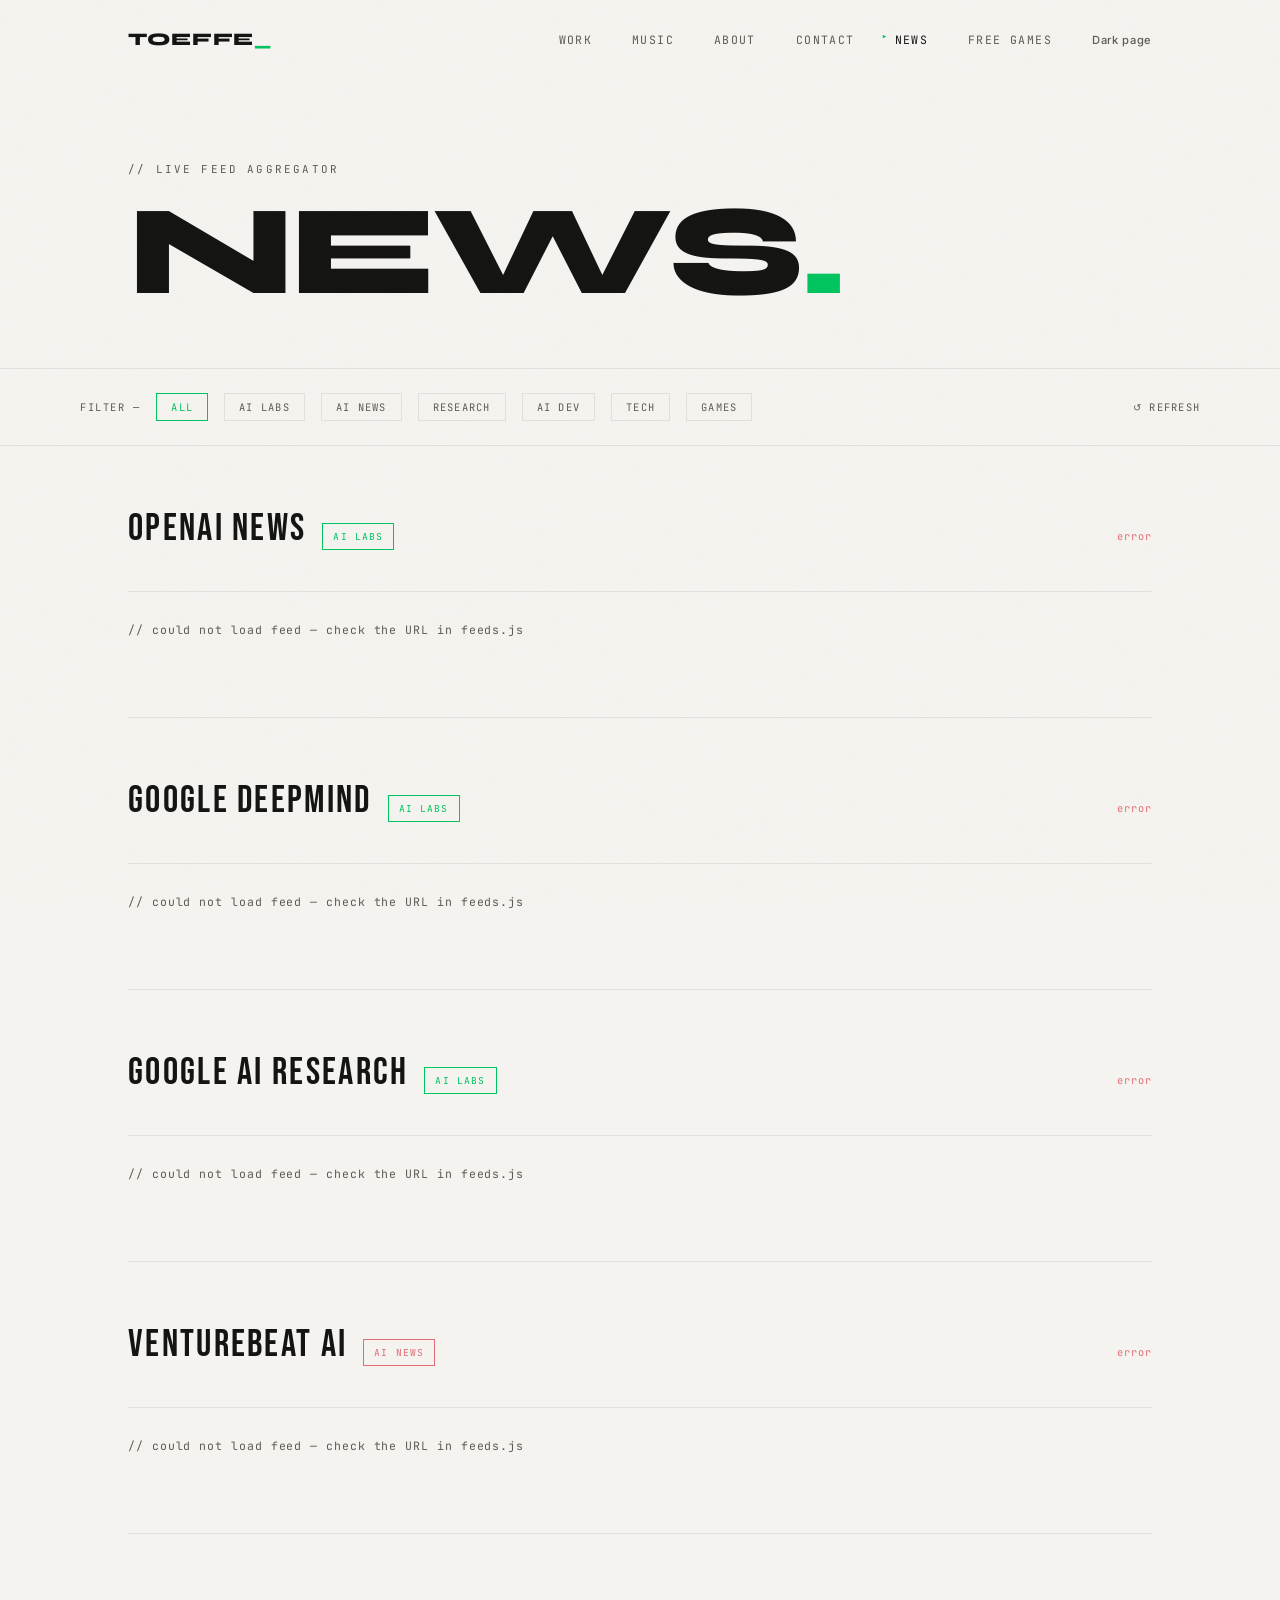
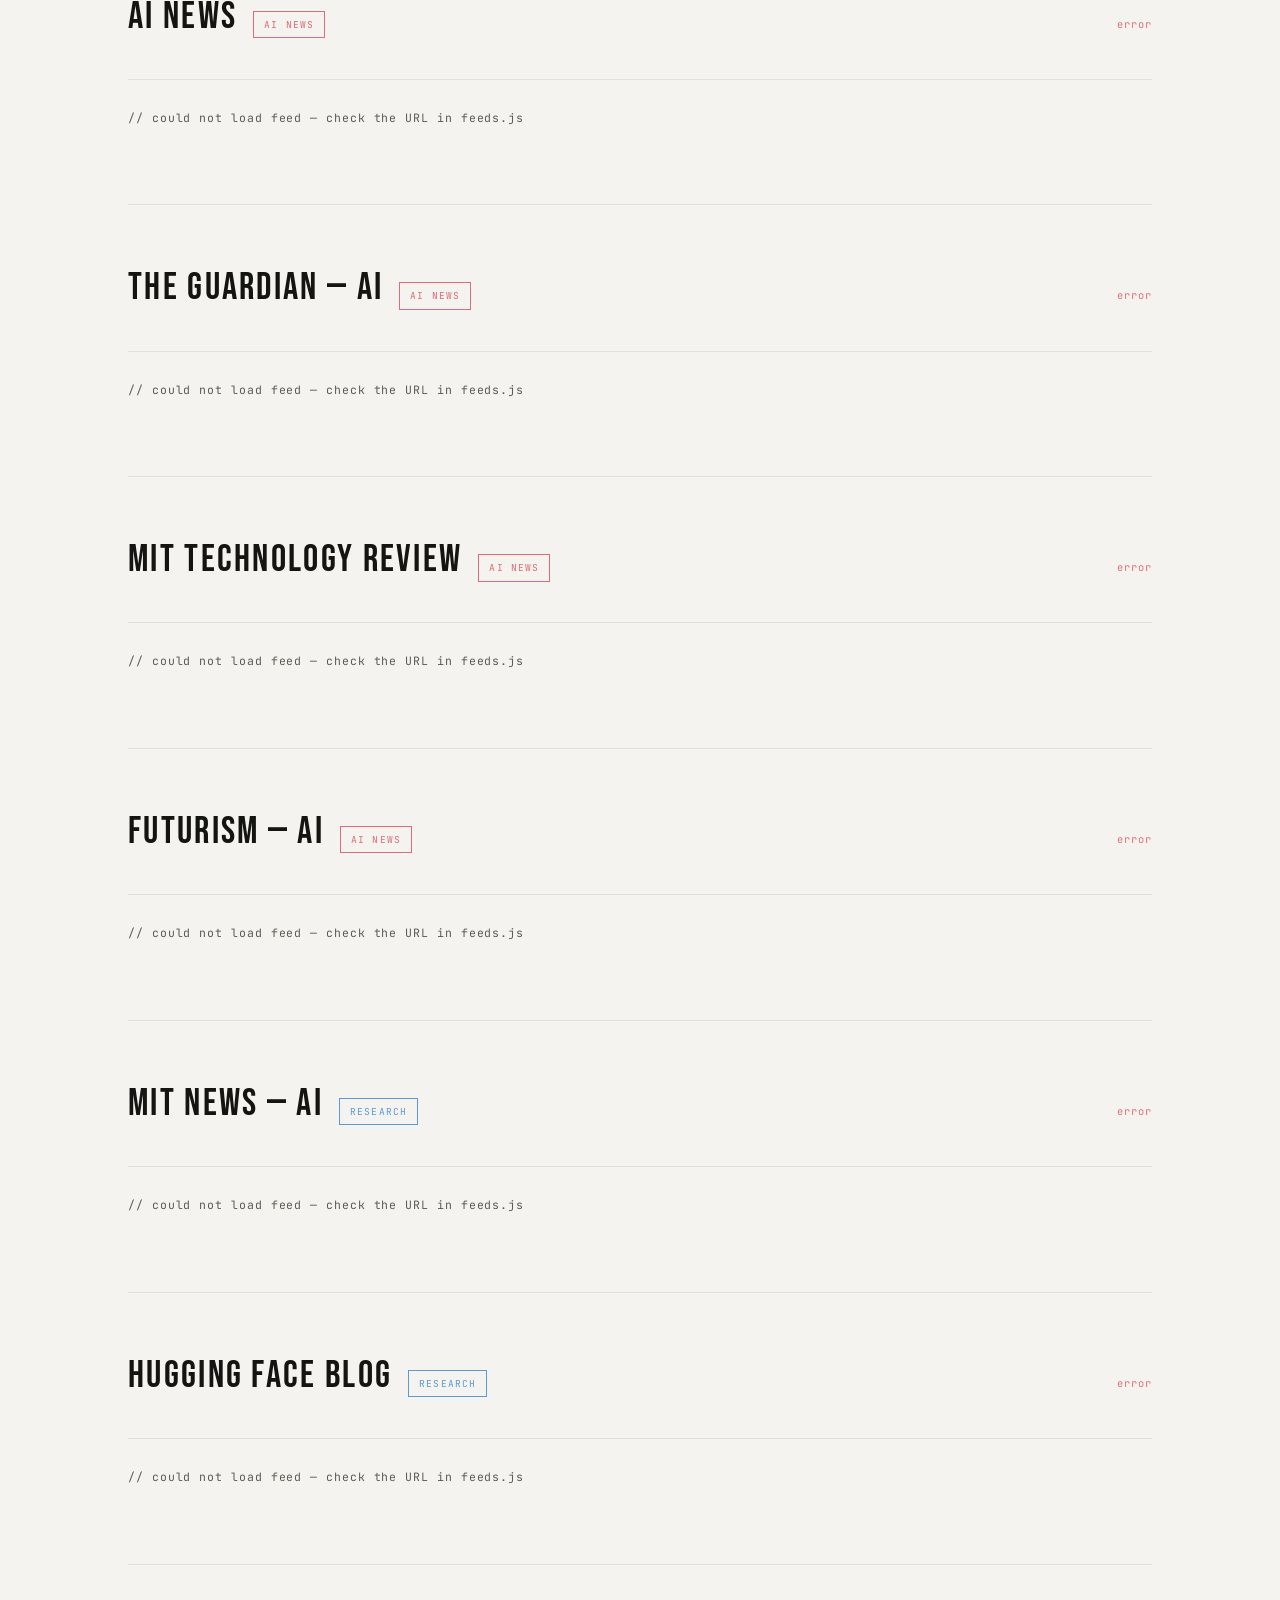
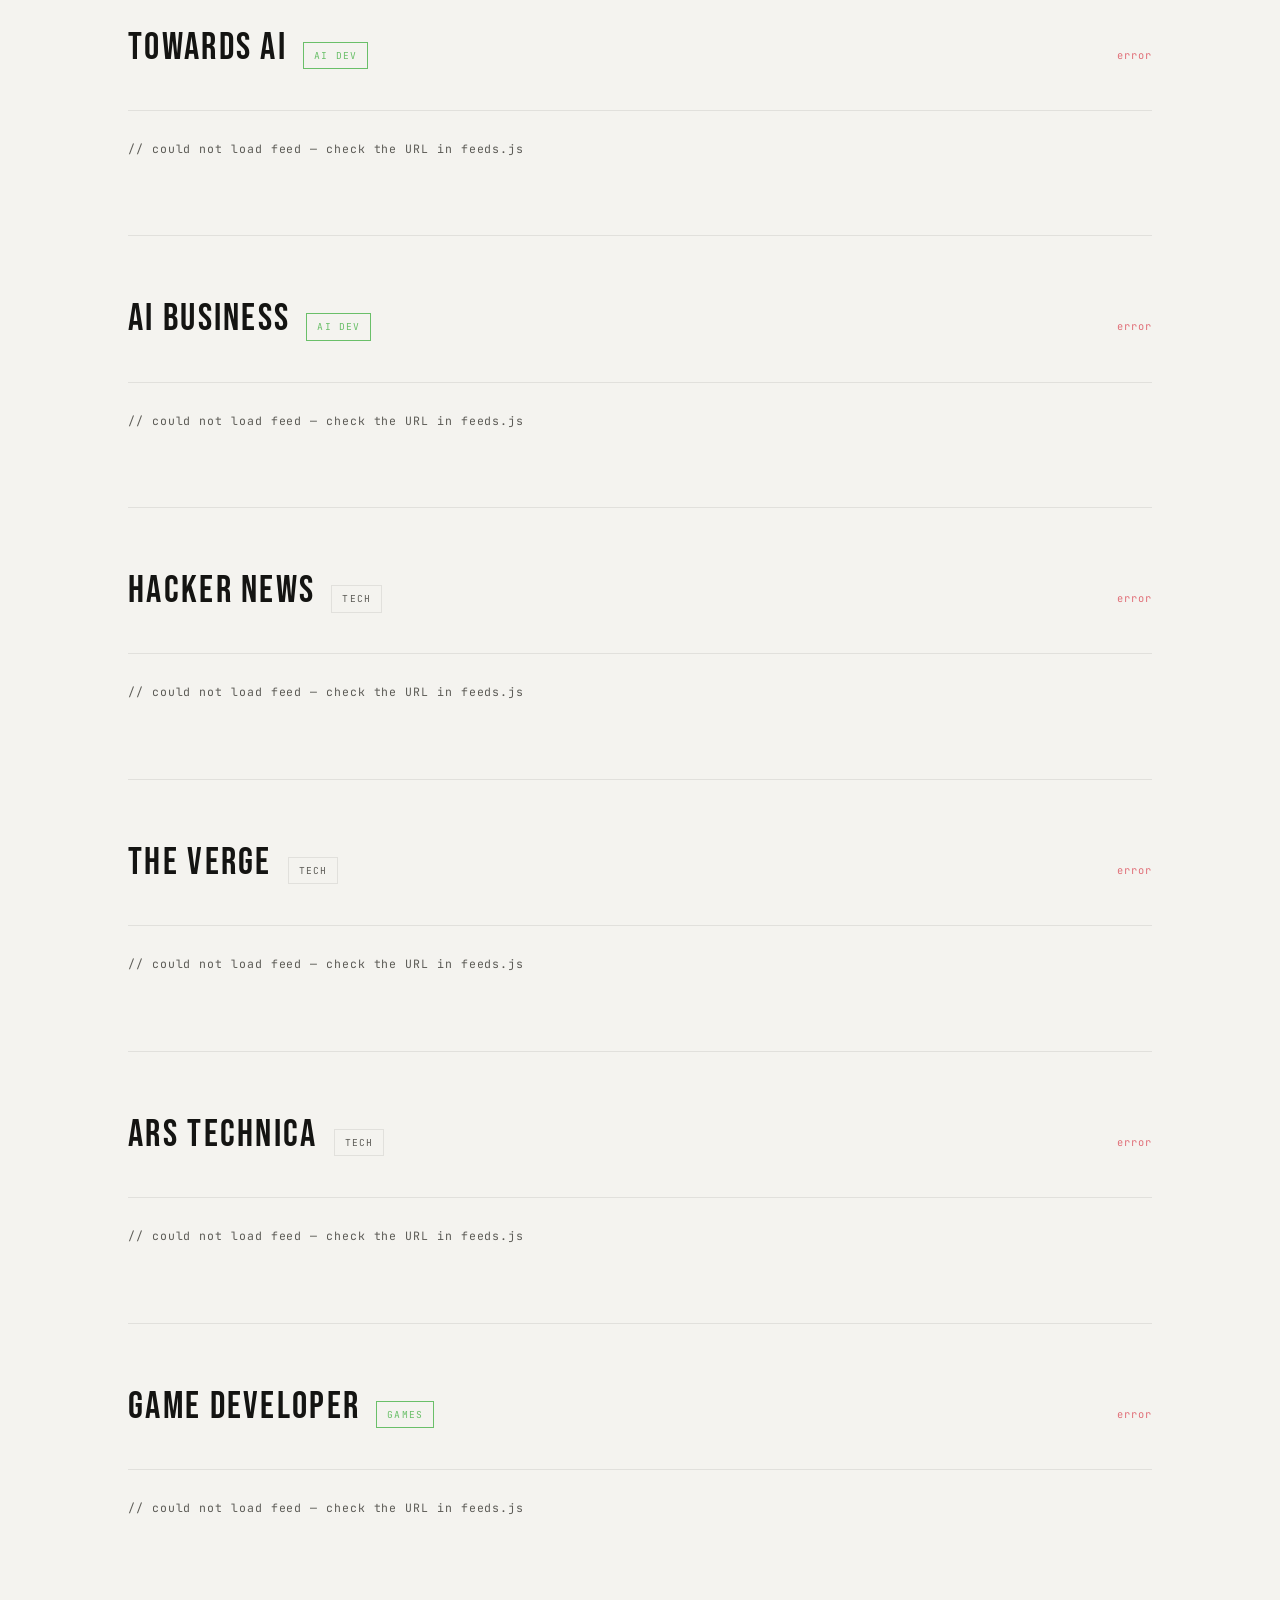
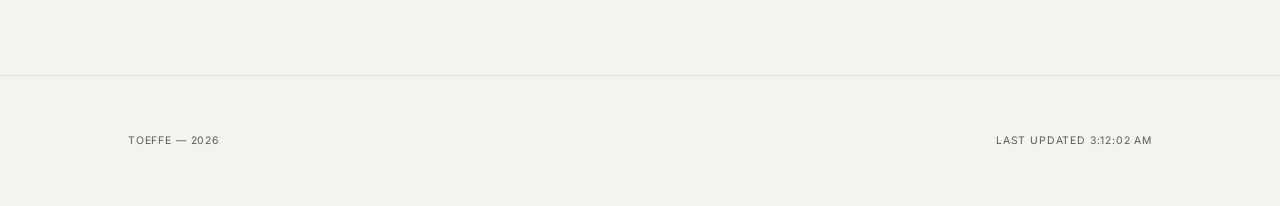
<file: news.html>
<!DOCTYPE html>
<html lang="en">
<head>
<meta charset="UTF-8">
<meta name="viewport" content="width=device-width, initial-scale=1.0">
<title>TOEFFE — News</title>
<link rel="preconnect" href="https://fonts.googleapis.com">
<link rel="preconnect" href="https://fonts.gstatic.com" crossorigin>
<link href="https://fonts.googleapis.com/css2?family=Bebas+Neue&family=Inter:ital,wght@0,400;0,500;0,600;0,700;1,400&family=JetBrains+Mono:ital,wght@0,300;0,400;0,700;1,300&family=Syne:wght@400;700;800&display=swap" rel="stylesheet">

<script>
(function () {
  var k = 'toeffe-theme';
  var t;
  var params = new URLSearchParams(window.location.search);
  var urlT = params.get('theme');
  if (urlT === 'light' || urlT === 'dark') {
    t = urlT;
    try { localStorage.setItem(k, t); } catch (e) {}
    try {
      var u = new URL(window.location.href);
      u.searchParams.delete('theme');
      history.replaceState(null, '', u.pathname + u.search + u.hash);
    } catch (e2) {}
  } else {
    var s = null;
    try { s = localStorage.getItem(k); } catch (e) {}
    if (s === 'light' || s === 'dark') {
      t = s;
    } else {
      t = window.matchMedia('(prefers-color-scheme: light)').matches ? 'light' : 'dark';
    }
  }
  document.documentElement.dataset.theme = t;
  document.documentElement.style.colorScheme = t === 'light' ? 'light' : 'dark';
})();
</script>

<link rel="stylesheet" href="theme.css">
<link rel="stylesheet" href="professional.css">

<style>
*, *::before, *::after { margin: 0; padding: 0; box-sizing: border-box; }
html { scroll-behavior: smooth; scrollbar-width: none; }
::-webkit-scrollbar { display: none; }

body {
  background: var(--bg);
  color: var(--text);
  font-family: 'JetBrains Mono', monospace;
  font-size: 14px;
  line-height: 1.8;
  overflow-x: hidden;
}

/* grain */
body::before {
  content: '';
  position: fixed;
  inset: 0;
  background-image: url("data:image/svg+xml,%3Csvg viewBox='0 0 512 512' xmlns='http://www.w3.org/2000/svg'%3E%3Cfilter id='n'%3E%3CfeTurbulence type='fractalNoise' baseFrequency='0.75' numOctaves='4' stitchTiles='stitch'/%3E%3C/filter%3E%3Crect width='100%25' height='100%25' filter='url(%23n)' opacity='1'/%3E%3C/svg%3E");
  opacity: var(--grain-opacity);
  pointer-events: none;
  z-index: 9000;
}

/* curtain */
#curtain {
  position: fixed; inset: 0;
  background: var(--curtain-bg);
  z-index: 8000;
  transform-origin: top;
  transition: transform 0.7s cubic-bezier(0.76, 0, 0.24, 1);
}
#curtain.lifted { transform: translateY(-100%); }

/* nav */
nav {
  position: fixed; top: 0; left: 0; right: 0;
  z-index: 1000;
  display: flex; align-items: center; justify-content: space-between;
  padding: 24px 48px;
  transition: border-bottom 0.3s, background 0.3s;
}
nav.scrolled {
  border-bottom: 1px solid var(--rule);
  background: var(--nav-scrolled-bg);
  backdrop-filter: blur(12px);
}
.nav-logo {
  font-family: 'Syne', sans-serif; font-weight: 800; font-size: 1.1rem;
  letter-spacing: 0.05em; color: var(--text); text-decoration: none;
}
.nav-logo span { color: var(--accent); animation: blink 1.2s step-end infinite; }
@keyframes blink { 0%,100%{opacity:1} 50%{opacity:0} }

.nav-links { display: flex; gap: 40px; list-style: none; }
.nav-links a {
  font-family: 'JetBrains Mono', monospace; font-size: 0.72rem;
  letter-spacing: 0.12em; text-transform: uppercase;
  color: var(--muted); text-decoration: none; transition: color 0.3s;
  position: relative;
}
.nav-links a::before {
  content: '▸'; color: var(--accent); position: absolute;
  left: -14px; opacity: 0; transition: opacity 0.3s;
}
.nav-links a:hover, .nav-links a.active { color: var(--text); }
.nav-links a.active::before { opacity: 1; }

.nav-end { display: flex; align-items: center; gap: 40px; }

/* page header */
.page-header {
  padding: 160px 48px 60px;
  border-bottom: 1px solid var(--rule);
}
.page-eyebrow {
  font-size: 0.68rem; letter-spacing: 0.2em; text-transform: uppercase;
  color: var(--muted); margin-bottom: 16px;
  opacity: 0; transform: translateY(16px);
  animation: slideUp 0.6s 0.9s ease forwards;
}
.page-title {
  font-family: 'Syne', sans-serif; font-weight: 800;
  font-size: clamp(3rem, 10vw, 9rem);
  line-height: 0.88; letter-spacing: -0.03em;
  color: var(--text);
  clip-path: inset(0 100% 0 0);
  animation: clipReveal 0.8s 1s cubic-bezier(0.76,0,0.24,1) forwards;
}
.page-title span { color: var(--accent); }
@keyframes clipReveal { to { clip-path: inset(0 0% 0 0); } }
@keyframes slideUp { to { opacity: 1; transform: translateY(0); } }

/* filter bar */
.filter-bar {
  padding: 24px 48px;
  border-bottom: 1px solid var(--rule);
  display: flex; align-items: center; gap: 16px; flex-wrap: wrap;
  opacity: 0; transform: translateY(16px);
  animation: slideUp 0.6s 1.4s ease forwards;
}
.filter-label {
  font-size: 0.65rem; letter-spacing: 0.15em; text-transform: uppercase; color: var(--muted);
}
.filter-btn {
  font-family: 'JetBrains Mono', monospace; font-size: 0.65rem;
  letter-spacing: 0.12em; text-transform: uppercase;
  color: var(--muted); background: transparent;
  border: 1px solid var(--rule); padding: 6px 14px;
  transition: color 0.2s, border-color 0.2s;
}
.filter-btn:hover { color: var(--text); border-color: var(--muted); }
.filter-btn.active { color: var(--accent); border-color: var(--accent); }

.refresh-btn {
  margin-left: auto;
  font-family: 'JetBrains Mono', monospace; font-size: 0.65rem;
  letter-spacing: 0.12em; text-transform: uppercase;
  color: var(--muted); background: transparent; border: none; padding: 6px 0;
  transition: color 0.2s;
}
.refresh-btn:hover { color: var(--accent); }

/* feed sections */
.feeds-container { padding: 0 0 80px; }

.feed-section {
  border-bottom: 1px solid var(--rule);
  padding: 48px 0;
}
.feed-section:last-child { border-bottom: none; }

.feed-section-header {
  display: flex; align-items: baseline; gap: 16px; margin-bottom: 28px;
}
.feed-source-name {
  font-family: 'Bebas Neue', sans-serif;
  font-size: clamp(1.6rem, 3vw, 2.4rem);
  letter-spacing: 0.06em; color: var(--text);
}
.feed-tag {
  font-size: 0.6rem; letter-spacing: 0.12em; text-transform: uppercase;
  padding: 4px 10px; border: 1px solid;
  transition: none;
}
.feed-tag.accent  { color: var(--accent);  border-color: var(--accent); }
.feed-tag.blue    { color: #5b9bd5;        border-color: #5b9bd5; }
.feed-tag.green   { color: #6abf69;        border-color: #6abf69; }
.feed-tag.red     { color: #e06c75;        border-color: #e06c75; }
.feed-tag.muted   { color: var(--muted);   border-color: var(--rule); }

.feed-status {
  font-size: 0.65rem; letter-spacing: 0.1em; color: var(--muted); margin-left: auto;
}
.feed-status.error { color: #e06c75; }

/* article rows */
.article-row {
  display: grid;
  grid-template-columns: 60px 1fr auto;
  align-items: center;
  gap: 20px;
  padding: 18px 0;
  border-top: 1px solid var(--rule);
  text-decoration: none;
  color: inherit;
  transition: background 0.25s;
  position: relative;
  overflow: hidden;
}
.article-row:hover { background: var(--row-hover-bg); }

.article-index {
  font-family: 'Bebas Neue', sans-serif; font-size: 0.9rem;
  color: var(--accent); letter-spacing: 0.1em; white-space: nowrap;
}
.article-body { min-width: 0; }
.article-title {
  font-family: 'Syne', sans-serif; font-weight: 700;
  font-size: clamp(0.9rem, 1.5vw, 1.15rem);
  letter-spacing: -0.01em; color: var(--text);
  transition: color 0.25s;
  white-space: nowrap; overflow: hidden; text-overflow: ellipsis;
}
.article-row:hover .article-title { color: var(--accent); }
.article-meta {
  font-size: 0.62rem; letter-spacing: 0.08em; color: var(--muted);
  margin-top: 3px;
}
.article-arrow {
  font-size: 1rem; color: var(--muted);
  transition: transform 0.25s, color 0.25s;
  flex-shrink: 0;
}
.article-row:hover .article-arrow { transform: translateX(5px); color: var(--accent); }

/* skeleton loader */
.skeleton-row {
  display: grid; grid-template-columns: 60px 1fr auto;
  align-items: center; gap: 20px; padding: 18px 0;
  border-top: 1px solid var(--rule);
}
.skel {
  background: var(--rule);
  border-radius: 2px;
  animation: shimmer 1.4s ease-in-out infinite;
}
@keyframes shimmer {
  0%, 100% { opacity: 0.4; }
  50%       { opacity: 0.9; }
}

/* empty/error state */
.feed-empty {
  padding: 28px 0;
  font-size: 0.72rem; color: var(--muted); letter-spacing: 0.08em;
  border-top: 1px solid var(--rule);
}

/* footer */
footer {
  border-top: 1px solid var(--rule); padding: 28px 48px;
  display: flex; justify-content: space-between; align-items: center;
  font-size: 0.65rem; letter-spacing: 0.1em;
  color: var(--muted); text-transform: uppercase;
}

/* responsive */
@media (max-width: 900px) {
  nav { padding: 20px 24px; }
  .nav-end { gap: 20px; }
  .nav-links { gap: 20px; }
  .page-header { padding: 120px 24px 40px; }
  .filter-bar, .feeds-container { padding-left: 0; padding-right: 0; }
  .article-row { grid-template-columns: 40px 1fr 24px; gap: 12px; }
  footer { flex-direction: column; gap: 8px; text-align: center; padding: 24px; }
}
</style>

<!-- Load your feeds config -->
<script src="feeds.js"></script>
</head>
<body>

<div id="curtain"></div>

<!-- NAV -->
<nav id="nav">
  <button type="button" class="nav-backdrop" id="navBackdrop" aria-label="Close menu" tabindex="-1"></button>
  <div class="layout-container nav-inner">
    <a href="index.html#hero" class="nav-logo">TOEFFE<span>_</span></a>
    <button type="button" class="nav-menu-btn" id="navMenuBtn" aria-expanded="false" aria-controls="primaryNav" aria-label="Open menu">
      <span class="nav-menu-label nav-menu-label-open">Menu</span>
      <span class="nav-menu-label nav-menu-label-close">Close</span>
    </button>
    <div class="nav-end" id="primaryNav">
      <ul class="nav-links">
        <li><a href="index.html#work">Work</a></li>
        <li><a href="music.html">Music</a></li>
        <li><a href="index.html#about">About</a></li>
        <li><a href="index.html#contact">Contact</a></li>
        <li><a href="news.html" class="active">News</a></li>
        <li><a href="freegames.html">Free Games</a></li>
      </ul>
      <button type="button" class="theme-toggle" id="themeToggle" aria-label="Switch theme" aria-pressed="false"></button>
    </div>
  </div>
</nav>

<!-- PAGE HEADER -->
<header class="page-header">
  <div class="layout-container">
    <p class="page-eyebrow">// live feed aggregator</p>
    <h1 class="page-title">NEWS<span>.</span></h1>
  </div>
</header>

<!-- FILTER BAR -->
<div class="filter-bar" id="filterBar">
  <div class="layout-container" style="display:flex;align-items:center;gap:16px;flex-wrap:wrap;padding-inline:0;">
    <span class="filter-label">Filter —</span>
    <button class="filter-btn active" data-filter="all">All</button>
    <!-- tag filters injected by JS -->
    <button class="refresh-btn" id="refreshBtn">↺ Refresh</button>
  </div>
</div>

<!-- FEEDS -->
<main class="feeds-container" id="feedsContainer">
  <div class="layout-container" id="feedsInner">
    <!-- injected by JS -->
  </div>
</main>

<!-- FOOTER -->
<footer>
  <div class="layout-container footer-inner">
    <span>TOEFFE — <span id="footerYear"></span></span>
    <span id="footerUpdated">fetching feeds...</span>
  </div>
</footer>

<script>
// ─── curtain ───
window.addEventListener('load', () => {
  setTimeout(() => document.getElementById('curtain').classList.add('lifted'), 100);
});

// ─── nav scroll ───
window.addEventListener('scroll', () => {
  document.getElementById('nav').classList.toggle('scrolled', window.scrollY > 40);
}, { passive: true });

// ─── footer year ───
document.getElementById('footerYear').textContent = new Date().getFullYear();

// ─── helpers ───
function timeAgo(dateStr) {
  if (!dateStr) return '';
  const diff = Date.now() - new Date(dateStr).getTime();
  const m = Math.floor(diff / 60000);
  if (m < 1)  return 'just now';
  if (m < 60) return m + 'm ago';
  const h = Math.floor(m / 60);
  if (h < 24) return h + 'h ago';
  const d = Math.floor(h / 24);
  return d + 'd ago';
}

function stripHtml(html) {
  const tmp = document.createElement('div');
  tmp.innerHTML = html;
  return tmp.textContent || tmp.innerText || '';
}

// ─── skeleton ───
function renderSkeleton(container, count) {
  container.innerHTML = '';
  for (let i = 0; i < count; i++) {
    container.innerHTML += `
      <div class="skeleton-row">
        <div class="skel" style="width:36px;height:14px;"></div>
        <div>
          <div class="skel" style="height:14px;width:70%;margin-bottom:6px;"></div>
          <div class="skel" style="height:10px;width:30%;"></div>
        </div>
        <div class="skel" style="width:12px;height:14px;"></div>
      </div>`;
  }
}

// ─── fetch one feed ───
async function fetchFeed(feed) {
  const url = FEED_SETTINGS.proxyUrl + encodeURIComponent(feed.url);
  const res  = await fetch(url);
  if (!res.ok) throw new Error('HTTP ' + res.status);
  const data = await res.json();
  if (data.status !== 'ok') throw new Error(data.message || 'Feed error');
  return data.items.slice(0, FEED_SETTINGS.itemsPerFeed);
}

// ─── render articles ───
function renderArticles(container, items, statusEl) {
  if (!items || items.length === 0) {
    container.innerHTML = '<div class="feed-empty">// no items found</div>';
    return;
  }
  container.innerHTML = items.map((item, i) => {
    const title = stripHtml(item.title || 'Untitled');
    const ago   = timeAgo(item.pubDate);
    const index = String(i + 1).padStart(2, '0') + ' —';
    return `
      <a class="article-row" href="${item.link || '#'}" target="_blank" rel="noopener">
        <span class="article-index">${index}</span>
        <div class="article-body">
          <div class="article-title">${title}</div>
          <div class="article-meta">${ago}</div>
        </div>
        <span class="article-arrow">→</span>
      </a>`;
  }).join('');
  statusEl.textContent = items.length + ' items';
  statusEl.classList.remove('error');
}

// ─── build filter tags ───
function buildFilters() {
  const bar  = document.getElementById('filterBar');
  const barInner = bar.querySelector('.layout-container') || bar;
  const tags = [...new Set(FEEDS.map(f => f.tag).filter(Boolean))];
  const ref  = document.getElementById('refreshBtn');
  tags.forEach(tag => {
    const btn = document.createElement('button');
    btn.className = 'filter-btn';
    btn.dataset.filter = tag;
    btn.textContent = tag;
    barInner.insertBefore(btn, ref);
  });

  barInner.addEventListener('click', e => {
    const btn = e.target.closest('.filter-btn');
    if (!btn) return;
    barInner.querySelectorAll('.filter-btn').forEach(b => b.classList.remove('active'));
    btn.classList.add('active');
    const f = btn.dataset.filter;
    document.querySelectorAll('.feed-section').forEach(sec => {
      sec.style.display = (f === 'all' || sec.dataset.tag === f) ? '' : 'none';
    });
  });
}

// ─── main load ───
async function loadAllFeeds() {
  const container = document.getElementById('feedsInner');
  container.innerHTML = '';
  buildFilters();

  const sections = [];

  FEEDS.forEach(feed => {
    const sec = document.createElement('div');
    sec.className = 'feed-section';
    sec.dataset.tag = feed.tag || '';

    const colorClass = feed.color || 'muted';
    sec.innerHTML = `
      <div class="feed-section-header">
        <span class="feed-source-name">${feed.name}</span>
        ${feed.tag ? `<span class="feed-tag ${colorClass}">${feed.tag}</span>` : ''}
        <span class="feed-status" id="status-${feed.name.replace(/\s+/g,'-')}">loading...</span>
      </div>
      <div class="articles-list" id="articles-${feed.name.replace(/\s+/g,'-')}"></div>`;

    container.appendChild(sec);
    sections.push({ feed, sec });
  });

  const fetches = sections.map(async ({ feed, sec }) => {
    const id      = feed.name.replace(/\s+/g, '-');
    const listEl  = sec.querySelector(`#articles-${id}`);
    const statEl  = sec.querySelector(`#status-${id}`);
    renderSkeleton(listEl, 4);
    try {
      const items = await fetchFeed(feed);
      renderArticles(listEl, items, statEl);
    } catch (err) {
      listEl.innerHTML = '<div class="feed-empty">// could not load feed — check the URL in feeds.js</div>';
      statEl.textContent = 'error';
      statEl.classList.add('error');
    }
  });

  await Promise.allSettled(fetches);
  document.getElementById('footerUpdated').textContent =
    'last updated ' + new Date().toLocaleTimeString();
}

document.getElementById('refreshBtn').addEventListener('click', () => {
  const filterRoot = document.getElementById('filterBar').querySelector('.layout-container') || document.getElementById('filterBar');
  filterRoot.querySelectorAll('.filter-btn[data-filter]').forEach((b, i) => {
    if (i > 0 && b.dataset.filter !== 'all') b.remove();
  });
  filterRoot.querySelector('.filter-btn').classList.add('active');
  loadAllFeeds();
});

(function () {
  const rootNav = document.getElementById('nav');
  const menuBtn = document.getElementById('navMenuBtn');
  const backdrop = document.getElementById('navBackdrop');
  const panel = document.getElementById('primaryNav');
  if (!rootNav || !menuBtn || !panel) return;

  const mqMobile = window.matchMedia('(max-width: 768px)');

  function setNavOpen(open) {
    rootNav.classList.toggle('nav-open', open);
    document.body.classList.toggle('nav-open', open);
    menuBtn.setAttribute('aria-expanded', String(open));
    menuBtn.setAttribute('aria-label', open ? 'Close menu' : 'Open menu');
    if (backdrop) backdrop.tabIndex = open ? 0 : -1;
  }

  function closeNav() {
    setNavOpen(false);
  }

  menuBtn.addEventListener('click', function (e) {
    e.stopPropagation();
    if (!mqMobile.matches) return;
    setNavOpen(!rootNav.classList.contains('nav-open'));
  });

  if (backdrop) {
    backdrop.addEventListener('click', closeNav);
  }

  panel.addEventListener('click', function (e) {
    const link = e.target.closest('.nav-links a');
    if (link && mqMobile.matches) closeNav();
  });

  window.addEventListener('resize', function () {
    if (!mqMobile.matches) closeNav();
  });

  document.addEventListener('keydown', function (e) {
    if (e.key === 'Escape') closeNav();
  });
})();

loadAllFeeds();
</script>
<script src="theme.js"></script>
</body>
</html>
</file>
<file: theme.css>
/* Shared palette + light theme (linked from index.html and music.html) */

:root {
  color-scheme: dark;
  --bg: #080808;
  --bg2: #0f0f0f;
  --bg3: #141414;
  --text: #e8e6e0;
  --muted: #555550;
  --rule: rgba(232, 230, 224, 0.08);
  --accent: #00ff88;
  --accent-dim: rgba(0, 255, 136, 0.12);
  --accent-glow: rgba(0, 255, 136, 0.06);
  --curtain-bg: #000000;
  --nav-scrolled-bg: rgba(8, 8, 8, 0.92);
  --hero-glyph: #111111;
  --row-hover-bg: #111111;
  --outline-border: rgba(232, 230, 224, 0.25);
  --btn-on-accent: #000000;
  --tag-border: rgba(232, 230, 224, 0.15);
  --tag-hover-border: rgba(0, 255, 136, 0.3);
  --preview-card-bg: #141414;
  --grain-opacity: 0.028;
  --cursor-big-bg: rgba(0, 255, 136, 0.15);
  /* Layout (used by professional.css) */
  --content-max: min(1120px, calc(100vw - 96px));
  --radius-sm: 6px;
  --shadow-soft: 0 16px 48px rgba(0, 0, 0, 0.45);
}

html[data-theme="light"] {
  color-scheme: light;
  --bg: #f4f3ef;
  --bg2: #eae9e4;
  --bg3: #dedcd6;
  --text: #141412;
  --muted: #5c5b56;
  --rule: rgba(0, 0, 0, 0.08);
  --accent: #00c45f;
  --accent-dim: rgba(0, 196, 95, 0.14);
  --accent-glow: rgba(0, 196, 95, 0.08);
  --curtain-bg: #f4f3ef;
  --nav-scrolled-bg: rgba(255, 255, 255, 0.92);
  --hero-glyph: #e4e3de;
  --row-hover-bg: rgba(0, 0, 0, 0.045);
  --outline-border: rgba(0, 0, 0, 0.18);
  --btn-on-accent: #0a0a0a;
  --tag-border: rgba(0, 0, 0, 0.12);
  --tag-hover-border: rgba(0, 196, 95, 0.45);
  --preview-card-bg: #ffffff;
  --grain-opacity: 0.016;
  --cursor-big-bg: rgba(0, 196, 95, 0.2);
  --shadow-soft: 0 12px 40px rgba(0, 0, 0, 0.08);
}

html[data-theme="light"] #cursor {
  mix-blend-mode: normal;
}
</file>
<file: professional.css>
/* Professional layout overrides — load after page inline styles */

/* ─── Native affordances ─── */
body {
  font-family: 'Inter', system-ui, -apple-system, sans-serif;
  cursor: auto;
  line-height: 1.65;
}

a:any-link,
button,
summary,
[role="button"],
label[for] {
  cursor: pointer;
}

input,
textarea,
select {
  cursor: text;
}

#cursor {
  display: none !important;
}

html {
  scrollbar-width: thin;
  scrollbar-color: var(--muted) var(--bg2);
}

::-webkit-scrollbar {
  display: block;
  width: 8px;
  height: 8px;
}

::-webkit-scrollbar-track {
  background: var(--bg2);
}

::-webkit-scrollbar-thumb {
  background: var(--muted);
  border-radius: 4px;
}

body::before {
  opacity: calc(var(--grain-opacity) * 0.5);
}

/* ─── Focus ─── */
a:focus-visible,
button:focus-visible,
.nav-menu-btn:focus-visible,
.nav-backdrop:focus-visible,
.theme-toggle:focus-visible,
input:focus-visible,
textarea:focus-visible,
select:focus-visible,
.work-row:focus-visible {
  outline: 2px solid var(--accent);
  outline-offset: 3px;
}

/* ─── Layout shell ─── */
.layout-container {
  max-width: var(--content-max);
  margin-inline: auto;
  width: 100%;
  padding-inline: 48px;
  box-sizing: border-box;
}

@media (max-width: 900px) {
  .layout-container {
    padding-inline: 24px;
  }
}

nav {
  padding-block: 20px;
  padding-inline: 0;
}

.nav-inner.layout-container {
  display: flex;
  align-items: center;
  justify-content: space-between;
  gap: 24px;
}

.nav-logo {
  font-family: 'Inter', system-ui, sans-serif;
  font-weight: 700;
  letter-spacing: -0.02em;
}

.nav-logo span {
  animation: none;
  opacity: 1;
}

.nav-links a,
.theme-toggle {
  font-family: 'Inter', system-ui, sans-serif;
  font-size: 0.7rem;
  letter-spacing: 0.06em;
}

/* Sentence-case labels from theme.js ("Bright page" / "Dark page"); keep on one line in tight nav. */
.theme-toggle {
  text-transform: none;
  white-space: nowrap;
  font-weight: 500;
  color: var(--muted);
  background: transparent;
  border: none;
  padding: 4px 0;
  transition: color 0.2s ease;
}

.theme-toggle:hover {
  color: var(--accent);
}

/* Narrow tablet / small laptop: keep row nav but tighter */
@media (max-width: 900px) and (min-width: 769px) {
  .nav-inner.layout-container {
    gap: 16px;
  }

  .nav-end {
    gap: 14px;
    flex-shrink: 1;
    min-width: 0;
  }

  .nav-links {
    gap: 14px;
    flex-wrap: wrap;
    justify-content: flex-end;
  }

  .nav-links a,
  .theme-toggle {
    font-size: 0.65rem;
    letter-spacing: 0.04em;
  }
}

/* Mobile: menu button + slide-down panel */
.nav-backdrop {
  display: none;
}

.nav-menu-btn {
  display: none;
  align-items: center;
  justify-content: center;
  margin: 0;
  padding: 10px 4px 10px 12px;
  min-height: 44px;
  min-width: 44px;
  flex-shrink: 0;
  border: none;
  border-radius: var(--radius-sm);
  background: transparent;
  color: var(--muted);
  font-family: 'Inter', system-ui, sans-serif;
  font-size: 0.7rem;
  font-weight: 500;
  letter-spacing: 0.12em;
  text-transform: uppercase;
  touch-action: manipulation;
  -webkit-tap-highlight-color: transparent;
  transition: color 0.2s ease;
}

.nav-menu-btn:hover,
.nav-menu-btn:focus-visible {
  color: var(--text);
}

nav.nav-open .nav-menu-btn {
  color: var(--accent);
}

.nav-menu-label-close {
  display: none;
}

nav.nav-open .nav-menu-label-open {
  display: none;
}

nav.nav-open .nav-menu-label-close {
  display: inline;
}

@media (max-width: 768px) {
  nav {
    z-index: 1000;
  }

  .nav-backdrop {
    display: block;
    position: fixed;
    inset: 0;
    z-index: 998;
    margin: 0;
    padding: 0;
    border: none;
    background: rgba(0, 0, 0, 0.45);
    opacity: 0;
    visibility: hidden;
    pointer-events: none;
    transition: opacity 0.25s ease, visibility 0.25s ease;
  }

  html[data-theme="light"] .nav-backdrop {
    background: rgba(0, 0, 0, 0.2);
  }

  nav.nav-open .nav-backdrop {
    opacity: 1;
    visibility: visible;
    pointer-events: auto;
  }

  .nav-menu-btn {
    display: flex;
    margin-left: auto;
    z-index: 1002;
    position: relative;
  }

  .nav-logo {
    position: relative;
    z-index: 1002;
  }

  .nav-inner.layout-container {
    position: relative;
    z-index: 1002;
  }

  /* Right drawer: keeps logo + menu control in the bar */
  .nav-end {
    position: fixed;
    top: 0;
    right: 0;
    z-index: 1001;
    width: min(300px, 88vw);
    height: 100vh;
    height: 100dvh;
    max-height: 100dvh;
    display: flex;
    flex-direction: column;
    align-items: stretch;
    gap: 0;
    margin: 0;
    padding: calc(72px + env(safe-area-inset-top, 0px)) 20px 24px;
    overflow-y: auto;
    background: var(--nav-scrolled-bg);
    backdrop-filter: blur(16px);
    -webkit-backdrop-filter: blur(16px);
    border-left: 1px solid var(--rule);
    box-shadow: var(--shadow-soft);
    transform: translateX(100%);
    opacity: 0;
    visibility: hidden;
    pointer-events: none;
    transition: transform 0.3s cubic-bezier(0.76, 0, 0.24, 1),
      opacity 0.25s ease,
      visibility 0.25s ease;
  }

  nav.nav-open .nav-end {
    transform: translateX(0);
    opacity: 1;
    visibility: visible;
    pointer-events: auto;
  }

  .nav-links {
    flex-direction: column;
    align-items: stretch;
    gap: 0;
    width: 100%;
  }

  .nav-links li {
    width: 100%;
    border-bottom: 1px solid var(--rule);
  }

  .nav-links li:last-of-type {
    border-bottom: none;
  }

  .nav-links a {
    display: block;
    padding: 14px 4px;
    font-size: 0.9375rem;
    font-weight: 500;
    letter-spacing: 0.04em;
    text-transform: none;
  }

  .nav-links a::before {
    display: none;
  }

  .nav-links a.active {
    color: var(--accent);
  }

  .theme-toggle {
    align-self: flex-start;
    margin-top: 12px;
    padding: 12px 4px;
    font-size: 0.75rem;
    text-transform: none;
    letter-spacing: 0.04em;
  }
}

body.nav-open {
  overflow: hidden;
}

/* ─── Hero ─── */
#hero {
  padding-inline: 0;
}

.hero-glyph {
  font-size: min(22vw, 280px);
  opacity: 0.9;
}

.hero-name {
  font-family: 'Inter', system-ui, sans-serif;
  font-weight: 700;
  font-size: clamp(2.5rem, 7vw, 5rem);
  line-height: 1.05;
  letter-spacing: -0.03em;
}

.hero-sub {
  font-family: 'Inter', system-ui, sans-serif;
  font-weight: 500;
  font-size: clamp(1rem, 2vw, 1.35rem);
  letter-spacing: 0.02em;
  text-transform: none;
  max-width: 42ch;
}

.btn-outline,
.btn-filled {
  font-family: 'Inter', system-ui, sans-serif;
  letter-spacing: 0.08em;
  border-radius: var(--radius-sm);
}

/* ─── Sections ─── */
#work {
  padding-left: 0;
  padding-right: 0;
}

#about {
  padding-left: 0;
  padding-right: 0;
}

#contact {
  padding-left: 0;
  padding-right: 0;
}

.layout-container .section-header {
  padding-left: 0;
  padding-right: 0;
}

.section-label {
  font-family: 'Inter', system-ui, sans-serif;
  font-weight: 600;
  font-size: clamp(1.75rem, 3.2vw, 2.35rem);
  letter-spacing: -0.02em;
  text-transform: none;
}

.section-count {
  font-family: 'Inter', system-ui, sans-serif;
  font-size: 0.72rem;
  letter-spacing: 0.1em;
}

/* ─── Work ─── */
.work-row {
  cursor: pointer;
  border-radius: var(--radius-sm);
  margin-inline: 0;
}

.work-num,
.track-num {
  font-family: 'JetBrains Mono', ui-monospace, monospace;
  font-size: 0.75rem;
  font-weight: 500;
  letter-spacing: 0.04em;
}

.work-name {
  font-family: 'Inter', system-ui, sans-serif;
  font-weight: 600;
  font-size: clamp(1.1rem, 2vw, 1.45rem);
  letter-spacing: -0.02em;
}

.work-desc {
  font-family: 'Inter', system-ui, sans-serif;
  font-size: 0.8125rem;
  letter-spacing: 0.01em;
}

.tag {
  font-family: 'JetBrains Mono', ui-monospace, monospace;
  font-size: 0.6rem;
  border-radius: 4px;
}

.preview-card {
  border-radius: var(--radius-sm);
  box-shadow: var(--shadow-soft);
}

.preview-card-title {
  font-family: 'Inter', system-ui, sans-serif;
  font-weight: 600;
  font-size: 0.8125rem;
  letter-spacing: 0.06em;
  text-transform: uppercase;
}

.preview-card li {
  font-family: 'Inter', system-ui, sans-serif;
  font-size: 0.8125rem;
  line-height: 1.55;
}

/* ─── Skill band (replaces marquee) ─── */
.skill-band {
  border-top: 1px solid var(--rule);
  border-bottom: 1px solid var(--rule);
  padding: 20px 0;
  background: var(--bg2);
}

.skill-band-inner {
  display: flex;
  flex-wrap: wrap;
  gap: 8px 10px;
  justify-content: center;
  align-items: center;
}

.skill-pill {
  font-family: 'Inter', system-ui, sans-serif;
  font-size: 0.625rem;
  font-weight: 500;
  letter-spacing: 0.07em;
  text-transform: uppercase;
  color: var(--accent);
  padding: 7px 12px;
  border: 1px solid var(--tag-border);
  border-radius: var(--radius-sm);
  background: var(--bg);
}

/* ─── About / terminal ─── */
.terminal-box {
  border-radius: var(--radius-sm);
  font-family: 'JetBrains Mono', ui-monospace, monospace;
  box-shadow: var(--shadow-soft);
}

.terminal-box::before {
  content: 'Console';
  font-size: 0.62rem;
  letter-spacing: 0.14em;
  text-transform: uppercase;
  left: auto;
  right: 20px;
  top: 16px;
  opacity: 0.4;
}

.terminal-inner {
  font-family: inherit;
}

.cap-label {
  font-family: 'Inter', system-ui, sans-serif;
  font-weight: 600;
}

.cap-desc {
  font-family: 'Inter', system-ui, sans-serif;
  font-size: 0.75rem;
}

/* ─── Contact ─── */
.contact-title {
  font-family: 'Inter', system-ui, sans-serif;
  font-weight: 700;
}

.contact-title em {
  font-family: 'Inter', system-ui, sans-serif;
  font-style: italic;
  font-weight: 500;
}

.email-link {
  font-family: 'Inter', system-ui, sans-serif;
  font-weight: 500;
}

.social-links a {
  font-family: 'Inter', system-ui, sans-serif;
  font-size: 0.7rem;
  letter-spacing: 0.1em;
}

/* ─── Footer ─── */
footer {
  padding: 0;
}

.footer-inner {
  display: flex;
  justify-content: space-between;
  align-items: center;
  flex-wrap: wrap;
  gap: 12px;
  padding-block: 28px;
  font-family: 'Inter', system-ui, sans-serif;
  font-size: 0.65rem;
  letter-spacing: 0.08em;
  text-transform: uppercase;
  color: var(--muted);
}

@media (max-width: 900px) {
  .footer-inner {
    flex-direction: column;
    justify-content: center;
    text-align: center;
  }
}

/* ─── Music page ─── */
#model {
  padding-left: 0;
  padding-right: 0;
}

#tracks {
  padding-left: 0;
  padding-right: 0;
}

.track-row {
  cursor: default;
  border-radius: var(--radius-sm);
}

.track-title {
  font-family: 'Inter', system-ui, sans-serif;
  font-weight: 600;
  font-size: clamp(1.05rem, 2vw, 1.35rem);
}

.track-desc {
  font-family: 'Inter', system-ui, sans-serif;
  font-size: 0.8125rem;
}

.model-links a {
  font-family: 'Inter', system-ui, sans-serif;
  font-size: 0.68rem;
  letter-spacing: 0.08em;
}

.terminal-inner p,
.terminal-inner .t-muted {
  font-family: inherit;
}

@media (prefers-reduced-motion: reduce) {
  .hero-glyph {
    transition: none !important;
  }

  .scroll-dot {
    animation: none !important;
  }
}

/* ─── Free games page ─── */
.status-strip {
  border-top: 1px solid var(--rule);
  border-bottom: 1px solid var(--rule);
}

#filters {
  padding-left: 0;
  padding-right: 0;
}

#status-bar {
  padding: 0;
}

.status-bar-inner {
  display: flex;
  justify-content: space-between;
  align-items: center;
  padding-block: 14px;
  font-size: 0.65rem;
  color: var(--muted);
  letter-spacing: 0.1em;
  text-transform: uppercase;
}

#games-section {
  padding-left: 0;
  padding-right: 0;
  padding-bottom: 120px;
}

.skel-row {
  padding-left: 48px;
  padding-right: 48px;
}

.game-row {
  cursor: pointer;
  border-radius: var(--radius-sm);
  margin-inline: 0;
  padding: 28px 48px;
}

.game-row:hover {
  margin-inline: 0;
  padding-left: 48px;
  padding-right: 48px;
}

.game-name {
  font-family: 'Inter', system-ui, sans-serif;
  font-weight: 600;
  font-size: clamp(1.05rem, 2vw, 1.35rem);
  letter-spacing: -0.02em;
}

.game-platform,
.game-worth,
.game-end {
  font-family: 'Inter', system-ui, sans-serif;
}

.game-meta {
  max-width: min(360px, 42vw);
}

@media (max-width: 900px) {
  .game-row,
  .game-row:hover {
    padding: 22px 24px;
  }

  .skel-row {
    padding-left: 24px;
    padding-right: 24px;
  }

  #games-section {
    padding-bottom: 80px;
  }
}
</file>
